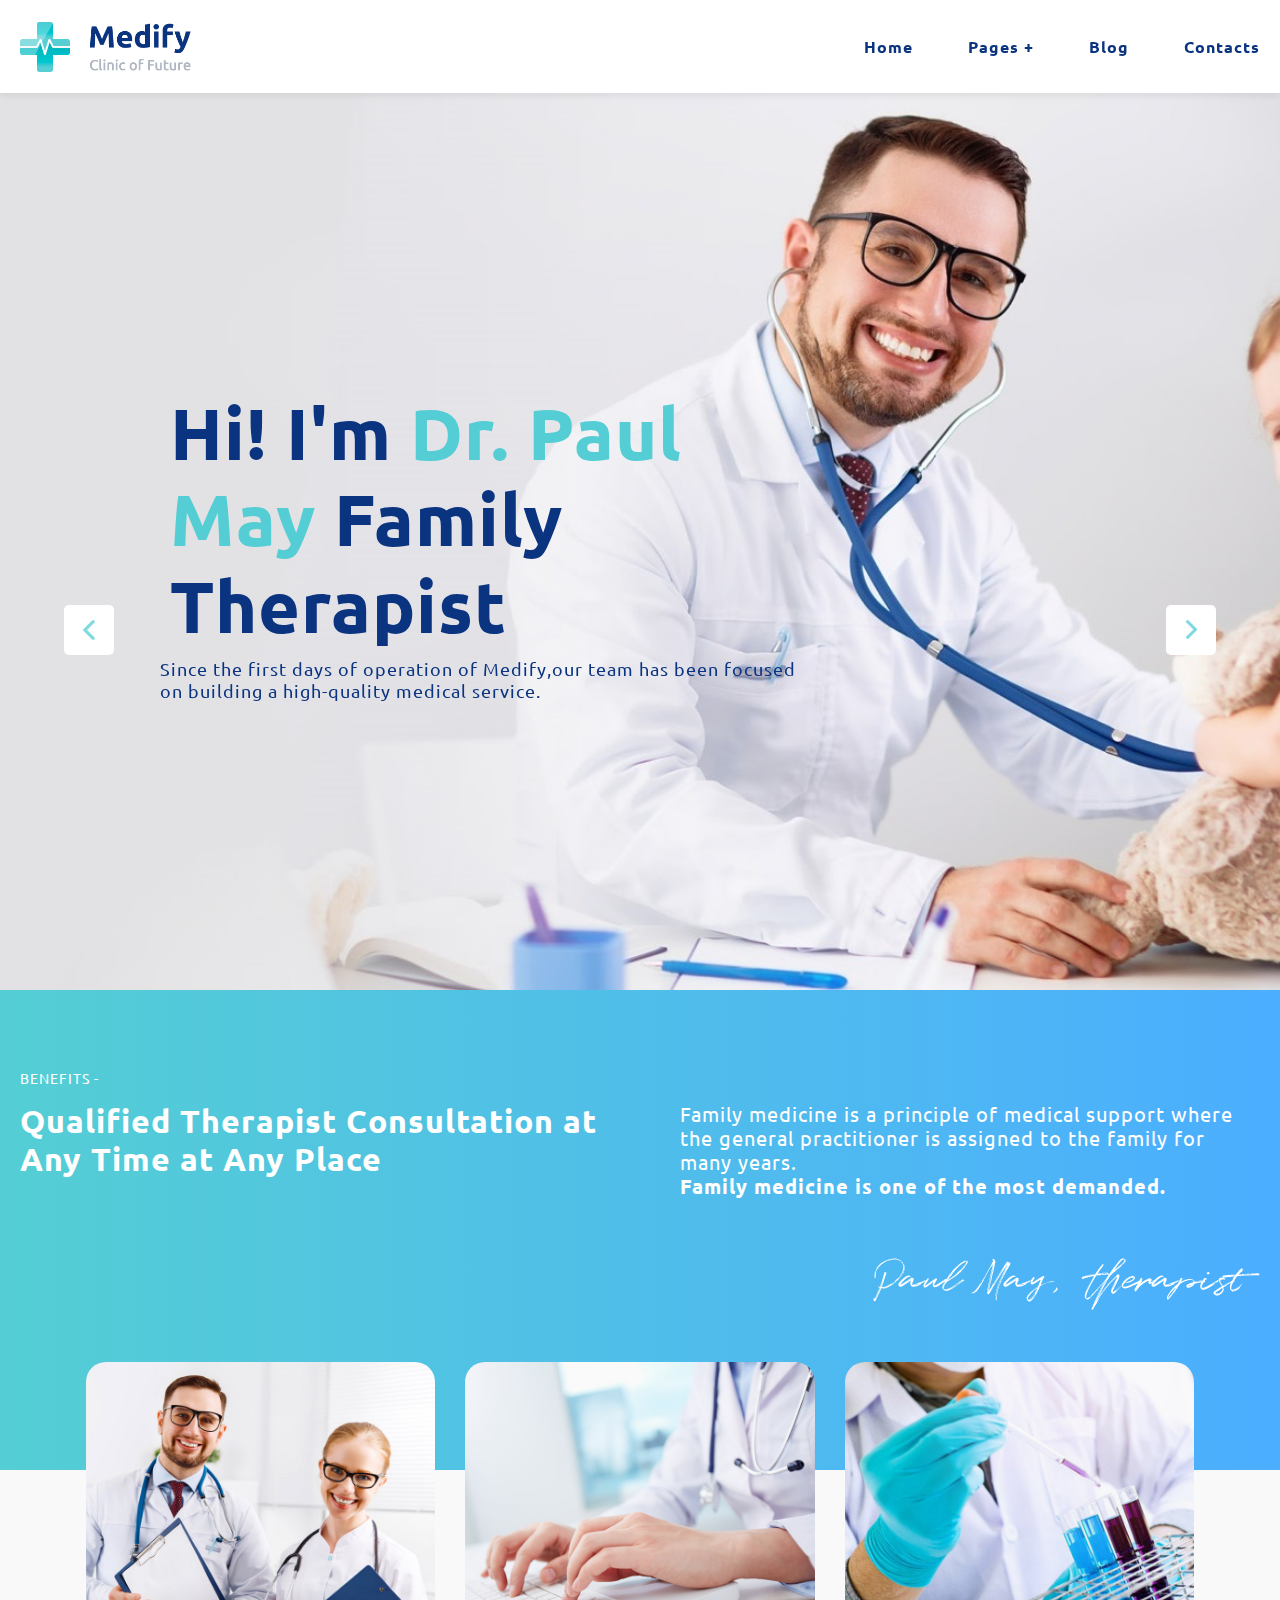
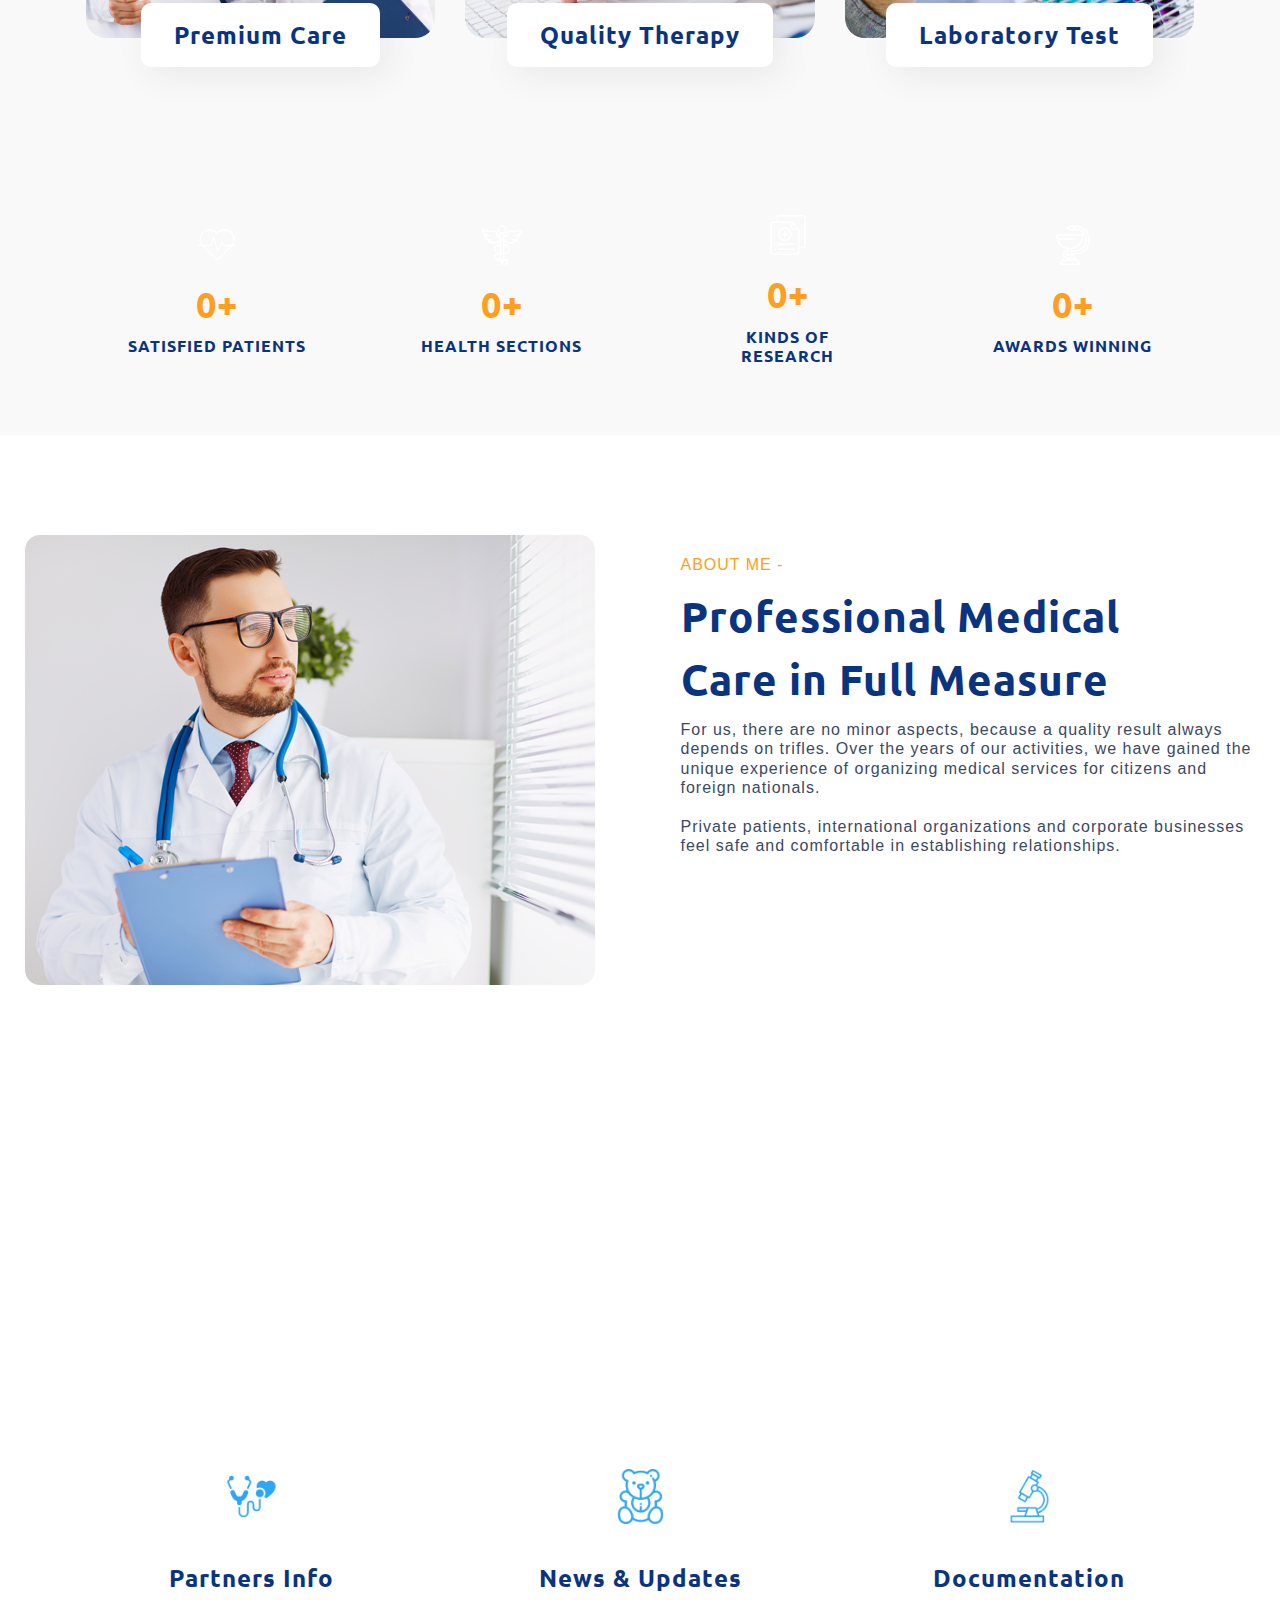
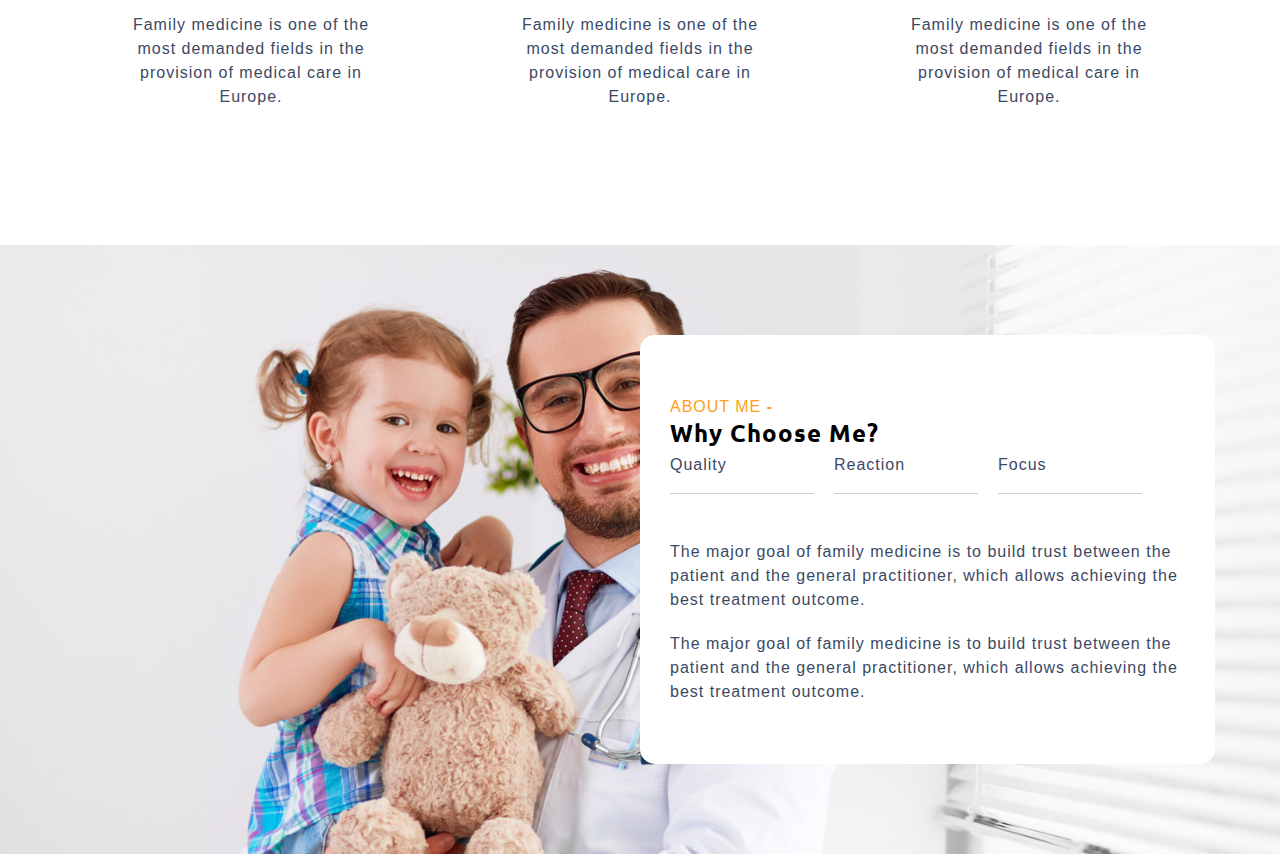
<file: index.html>
<!DOCTYPE html>
<html lang="ja">
  <head>
    <meta charset="utf-8" />
    <meta name="viewport" content="width=device-width,initial-scale=1" />
    <title>ページタイトル</title>
    <meta name="description" content="ページの説明" />
    <meta name="format-detection" content="telephone=no" />

    <!-- favicon/webclipicon -->
    <!-- <link rel="icon" href="favicon.ico" />
    <link rel="icon" href="favicon.svg" type="image/svg+xml" />
    <link rel="apple-touch-icon" href="webclip.png" /> -->

    <!-- ogp -->
    <meta property="og:site_name" content="サイト名" />
    <meta property="og:url" content="URL" />
    <meta property="og:type" content="website or article" />
    <meta property="og:title" content="ページのタイトル" />
    <meta property="og:description" content="ページの説明" />
    <meta property="og:image" content="URL" />
    <meta property="og:locale" content="ja_JP" />
    <!-- <meta property="fb:app_id" content="AppID"> -->
    <meta name="twitter:card" content="summary_large_image or summary" />
    <!-- <meta name="twitter:site" content="@moshamusha2010" /> -->
    <meta name="twitter:description" content="ページの説明" />
    <meta name="twitter:image:src" content="URL" />

    <!-- fonts -->
    <link rel="preconnect" href="https://fonts.googleapis.com" />
    <link rel="preconnect" href="https://fonts.gstatic.com" crossorigin />
    <link
      href="https://fonts.googleapis.com/css2?family=Noto+Sans+JP:wght@400;500;700&display=swap"
      rel="stylesheet"
    />
    <link rel="preconnect" href="https://fonts.googleapis.com">
    <link rel="preconnect" href="https://fonts.gstatic.com" crossorigin>
    <link href="https://fonts.googleapis.com/css2?family=Ubuntu:ital,wght@0,300;0,400;0,500;0,700;1,300;1,400;1,500;1,700&display=swap" rel="stylesheet">


    <!-- css -->
    <link rel="stylesheet" href="/assets/slick/slick.css" />
    <link rel="stylesheet" href="/assets/slick/slick-theme.css" />
    <link rel="stylesheet" href="/assets/css/import.css" />
  </head>

  <body>
    <header>
      <section id="headerPart"></section>
    </header>

    <main>
      <div class="welcome-slider">
        <div class="first-slide">
          <!-- BACKGROUND IMAGE HERE -->
          <div class="first-slider-content">
            <h2>Hi! I'm <span>Dr. Paul May</span> Family Therapist</h2>
            <p>
              Since the first days of operation of Medify,our team has
              been focused on building a high-quality medical service.
            </p>
          </div>
        </div>

          <div class="second-slide">
          <!-- BACKGROUND IMAGE HER -->
          <div class="second-slider-content">
            <h2>Best <span>Lab Research</span> Available 24/7</h2>
            <p>
              Since the first days of operation of Medify,our team has
              been focused on building a high-quality medical service.
            </p>
          </div>
        </div>

        <div class="third-slide">
          <!-- BACKGROUND IMAGE HERE -->
          <div class="third-slider-content">
            <h2>Take care of your <span>Health Now</span> </h2>
            <p>
              Since the first days of operation of Medify,our team has
              been focused on building a high-quality medical service.
            </p>
          </div>
        </div>
      </div>

      <div class="gradient-back-color">
        <div class="benefits-whole-container">
          <p class="benefits">BENEFITS -</p>
          <div class="benefits-container">
            <div class="left-side-ad">
              <p>Qualified Therapist Consultation at Any Time at Any Place</p>
            </div>
            <div class="right-side-ad">
              <p>Family medicine is a principle of medical support where the
                general practitioner is assigned to the family for many years. 
                <br>
                <strong> Family medicine is one of the most demanded.</strong>
              </p>
              <img class="signature" src="/assets/images/top/top-signature.png">
            </div>
          </div>
        </div>
      </div>
           
      <div class="milky-background">
        <div class="options-container">
          <div class="options-img-container">
            <img src="/assets/images/top/premium-care.jpg">
            <a class="options-button">Premium Care</a>
          </div>

          <div class="options-img-container">
            <img src="/assets/images/top/quality-therapy.jpg">
            <a class="options-button">Quality Therapy</a>
          </div>

          <div class="options-img-container">
            <img src="/assets/images/top/laboratory-test.jpg">
            <a class="options-button">Laboratory Test</a>
          </div>
        </div> 
      </div>
      
        <div class="stats-part-background">
          <div class="stats-cards-container">
            <div class="stats-card">
              <img src="/assets/images/common/heartbeat (1).png">
              <div class="middle-part">
                <p class="js-num-counter">0</p>
                <p class="plus-sign">+</p>
              </div>
              <p class="stats-card-label">SATISFIED PATIENTS</p>
            </div>

            <div class="stats-card">
              <img src="/assets/images/common/pharmacy.png">
              <div class="middle-part">
                <p class="js-num-counter">0</p>
                <p class="plus-sign">+</p>
              </div>
              <p class="stats-card-label">HEALTH SECTIONS</p>
            </div>

            <div class="stats-card">
              <img src="/assets/images/common/prescription (1).png">
              <div class="middle-part">
                <p class="js-num-counter">0</p>
                <p class="plus-sign">+</p>
              </div>
              <p class="stats-card-label">KINDS OF RESEARCH</p>
            </div>

            <div class="stats-card">
              <img src="/assets/images/common/pharmacy (1).png">
              <div class="middle-part">
                <p class="js-num-counter">0</p>
                <p class="plus-sign">+</p>
              </div>
              <p class="stats-card-label">AWARDS WINNING</p>
            </div>
          </div>
        </div>
     
      <div class="about-me-container">
        <div class="about-me-img-container">
          <img class="about-me-img" src="/assets/images/top/about-me.png">
        </div>
        <div class="about-me-text-container">
          <p class="about-me">ABOUT ME -</p>
          <h2>Professional Medical Care in Full Measure</h2>
          <p class="first-paragraph">
            For us, there are no minor aspects, because a quality result
            always depends on trifles. Over the years of our activities, we
            have gained the unique experience of organizing medical services
            for citizens and foreign nationals.
          </p>
          <p>
            Private patients, international organizations and corporate
            businesses feel safe and comfortable in establishing
            relationships.
          </p>
        </div>
      </div>

      <div class="fancy-background">
        <div class="services-container">
          <p class="advanced-services">- ADVANCED SERVICES -</p>
          <h2 class="services-title">
            What Can I Offer You
          </h2>
          <p class="services-paragraph">
            We have introduced the principle of family medicine, which means the family practitioner
            will handle the majority of medical requests, with a specialsts involved only if necessary.
          </p>
          <div class="info-cards-container">
            <div class="service-card">
              <img class="info-card-logo" src="/assets/images/aboutus/stethoscope (1).png">
              <h2 class="card-title">Partners Info</h2>
              <p class="card-paragraph">Family medicine is one of the most demanded fields in the
                provision of medical care in Europe.</p>
            </div>
            <div class="service-card">
              <img class="info-card-logo" src="/assets/images/aboutus/teddy-bear (1).png">
              <h2 class="card-title">News & Updates</h2>
              <p class="card-paragraph">Family medicine is one of the most demanded fields in the
                provision of medical care in Europe.</p>
            </div>
            <div class="service-card">
              <img class="info-card-logo" src="/assets/images/aboutus/microscope (3).png">
              <h2 class="card-title">Documentation</h2>
              <p class="card-paragraph">Family medicine is one of the most demanded fields in the
                provision of medical care in Europe.</p>
            </div>
          </div>
        </div>
      </div>

      <div class="why-choose-background">
        <div class="why-choose-wrapper">
          <div class="why-choose-text-container">
          <p class="why-choose">ABOUT ME  <strong>-</strong></p>
          <h2>Why Choose Me?</h2>
          <div class="strengths-tabs">
            <div class="quality">
              <p>Quality</p>
              <hr class="orange-bar">
            </div>
            <div class="reaction">
              <p>Reaction</p>
              <hr class="orange-bar">
            </div>
            <div class="focus">
              <p>Focus</p>
              <hr class="orange-bar">
            </div>
          </div>
          <p class="first-paragraph">
            The major goal of family medicine is to build trust between the patient and the
            general practitioner, which allows achieving the best treatment outcome.
          </p>
          <p>
            The major goal of family medicine is to build trust between the patient and the
            general practitioner, which allows achieving the best treatment outcome.
          </p>
        </div>
        </div>

      </div>
    </main>

    <footer>
      <section id="footerPart"></section>
    </footer>

    <!-- js -->
    <script src="./assets/js/jquery-3.7.1.min.js"></script>
    <script src="./assets/js/jquery.matchHeight.js"></script>
    <script src="./assets/slick/slick.min.js"></script>
    <script src="./assets/js/template-part.js"></script>
    <script src="./assets/js/common.js"></script>
  </body>
</html>
</file>
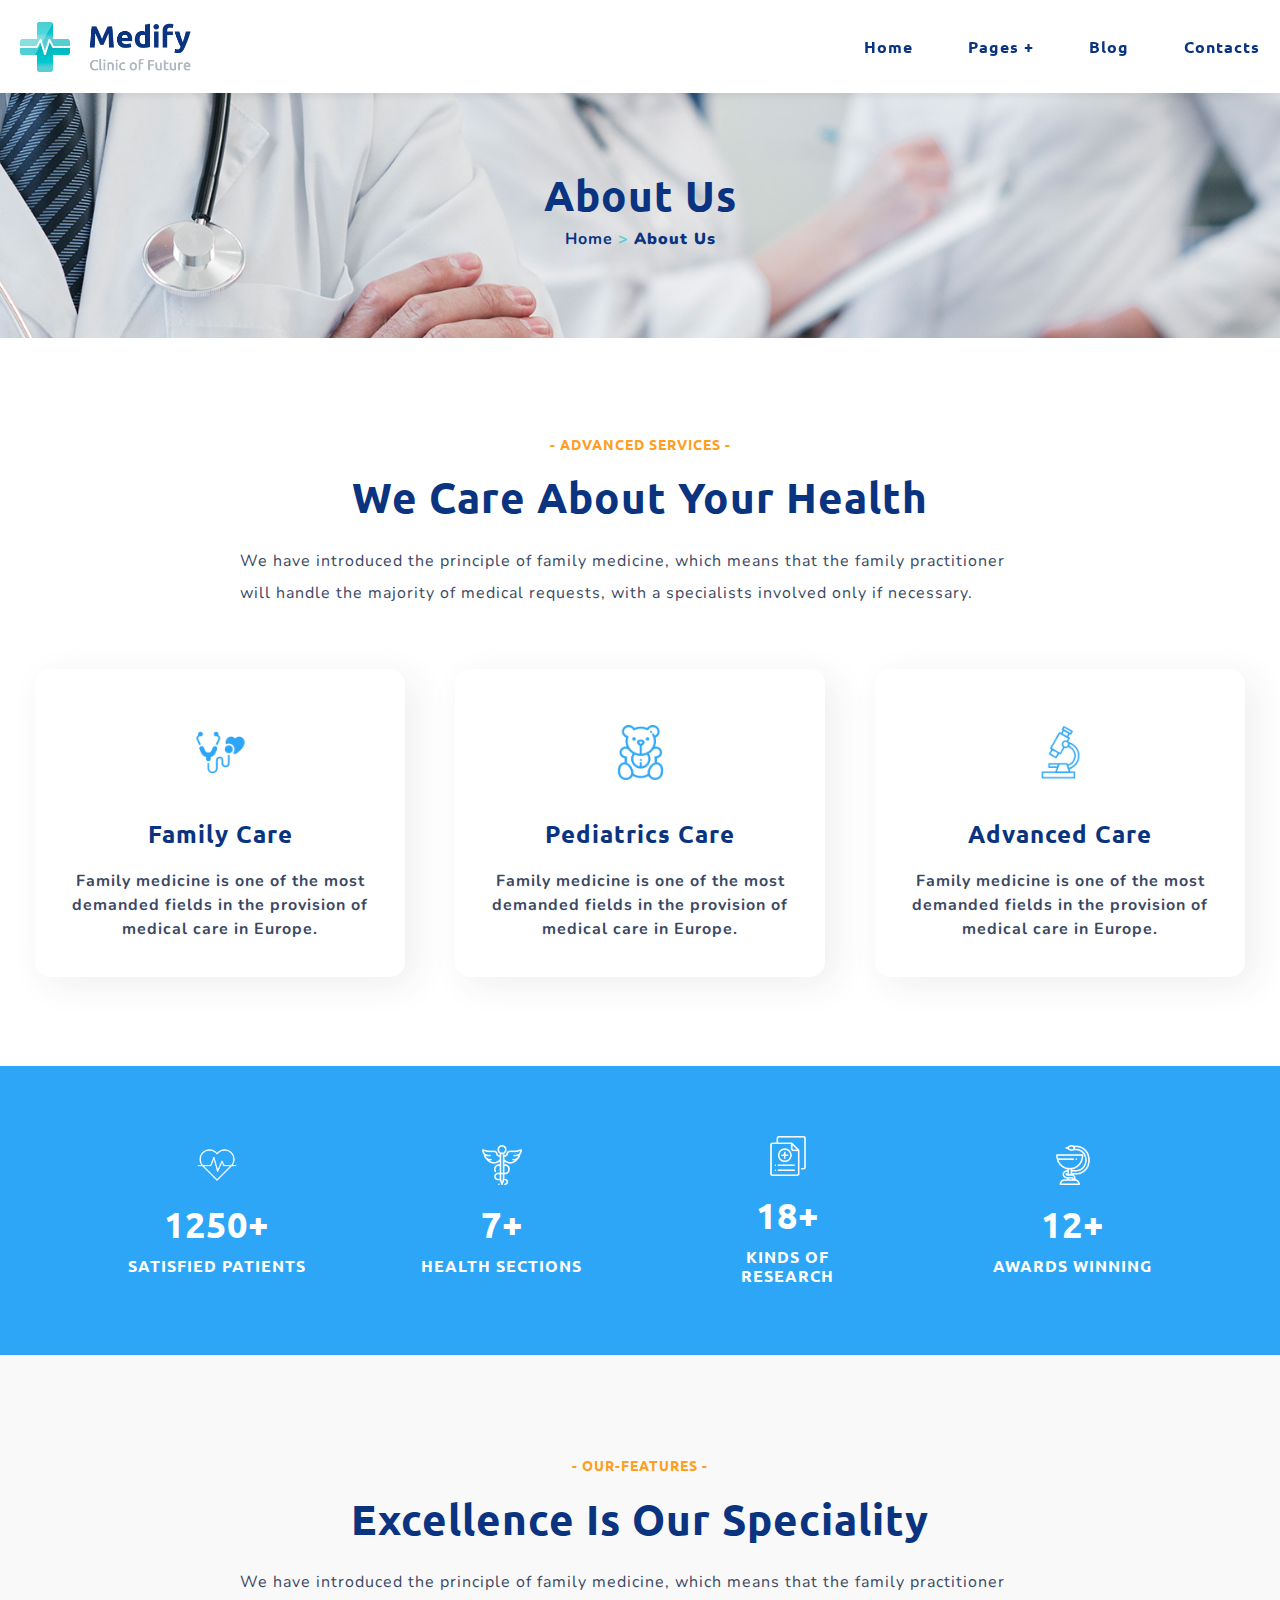
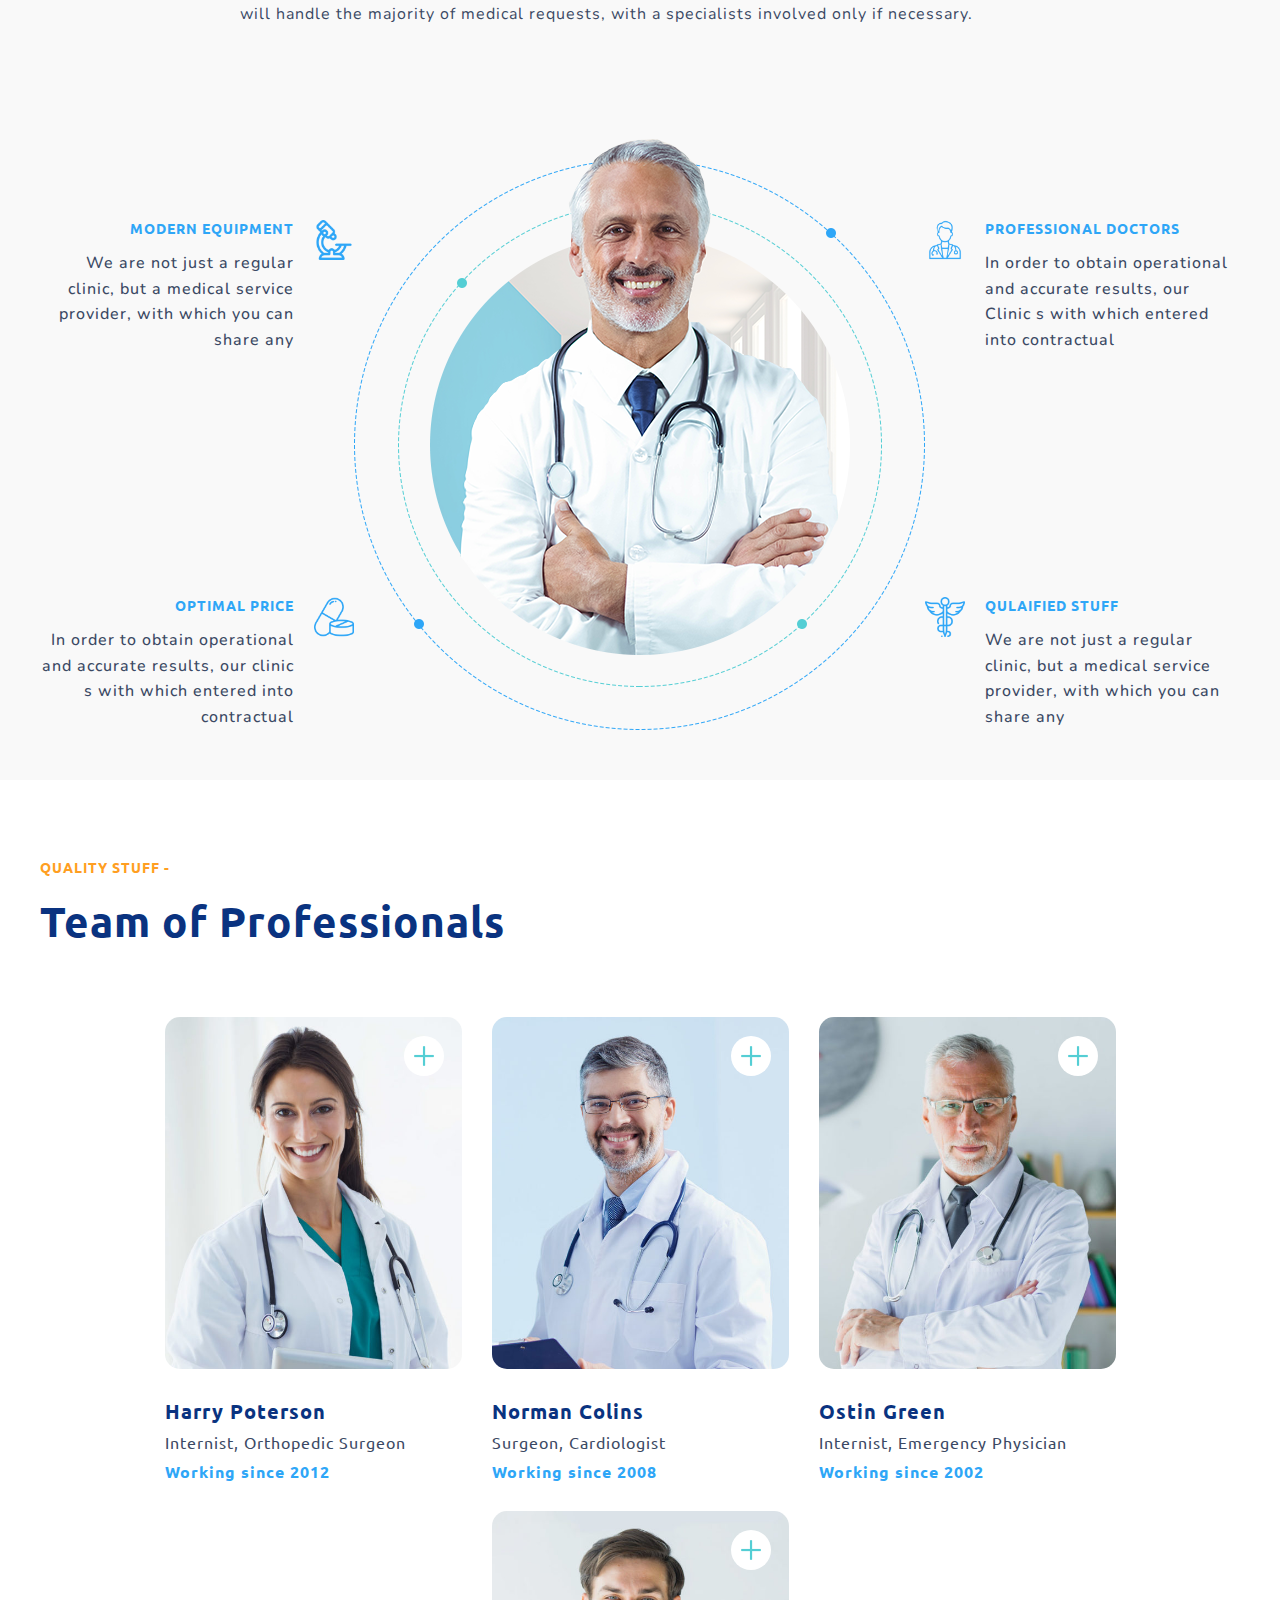
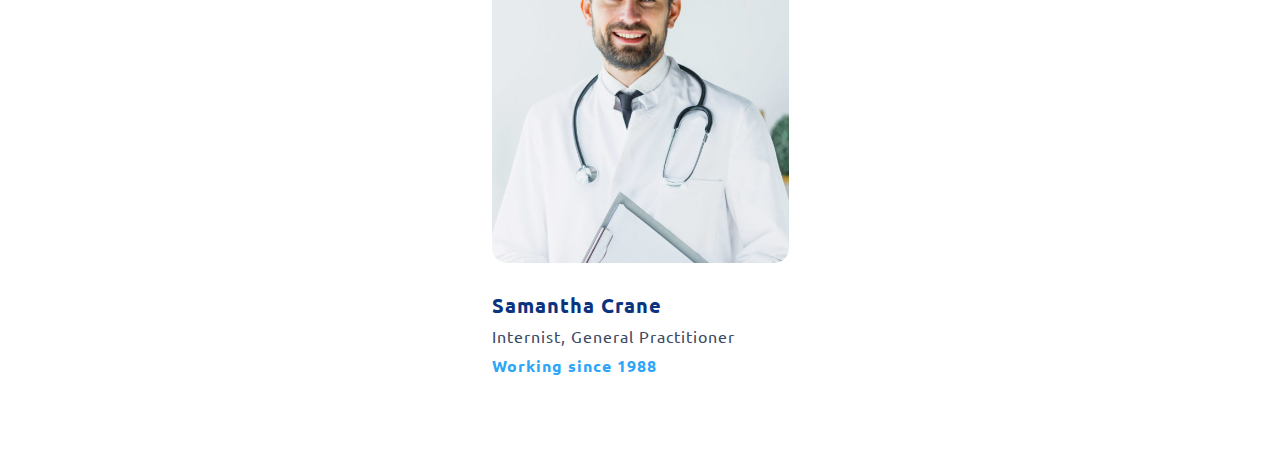
<file: about-us.html>
<!DOCTYPE html>
<html lang="ja">
  <head>
    <meta charset="utf-8" />
    <meta name="viewport" content="width=device-width,initial-scale=1" />
    <title>Medify</title>
    <meta name="description" content="ページの説明" />
    <meta name="format-detection" content="telephone=no" />

    <!-- favicon/webclipicon -->
    <!-- <link rel="icon" href="favicon.ico" />
    <link rel="icon" href="favicon.svg" type="image/svg+xml" />
    <link rel="apple-touch-icon" href="webclip.png" /> -->

    <!-- ogp -->
    <meta property="og:site_name" content="サイト名" />
    <meta property="og:url" content="URL" />
    <meta property="og:type" content="website or article" />
    <meta property="og:title" content="ページのタイトル" />
    <meta property="og:description" content="ページの説明" />
    <meta property="og:image" content="URL" />
    <meta property="og:locale" content="ja_JP" />
    <!-- <meta property="fb:app_id" content="AppID"> -->
    <meta name="twitter:card" content="summary_large_image or summary" />
    <!-- <meta name="twitter:site" content="@moshamusha2010" /> -->
    <meta name="twitter:description" content="ページの説明" />
    <meta name="twitter:image:src" content="URL" />

    <!-- fonts -->
    <link rel="preconnect" href="https://fonts.googleapis.com" />
    <link rel="preconnect" href="https://fonts.gstatic.com" crossorigin />
    <link
      href="https://fonts.googleapis.com/css2?family=Nunito:ital@0;1&family=Ubuntu:ital,wght@0,300;0,400;0,500;0,700;1,300;1,400;1,500;1,700&display=swap"
      rel="stylesheet"
    />

    <!-- css -->
    <link rel="stylesheet" href="./assets/slick/slick.css" />
    <link rel="stylesheet" href="./assets/slick/slick-theme.css" />
    <link rel="stylesheet" href="./assets/css/import.css" />
  </head>

  <body>
    <header>
      <section id="headerPart"></section>
    </header>

    <main>
      <div class="aboutus-top-background">
        <div class="aboutus-text-area">
          <h2>About Us</h2>
          <p>
            <a href="index.html">Home</a>
            <span class="greaterthansign-for-aboutus">> </span
            ><strong>About Us</strong>
          </p>
        </div>
      </div>

      <div class="aboutus-advanced-services-container">
        <p class="aboutus-advanced-services">- ADVANCED SERVICES -</p>
        <h3>We Care About Your Health</h3>
        <p class="aboutus-advanced-services-paragraph">
          We have introduced the principle of family medicine, which means that
          the family practitioner will handle the majority of medical requests,
          with a specialists involved only if necessary.
        </p>
        <div class="aboutus-care-cards-container">
          <div class="aboutus-care-card">
            <img src="./assets/images/aboutus/stethoscope (1).png" />
            <h2 class="aboutus-card-title">Family Care</h2>
            <p class="aboutus-card-paragraph">
              Family medicine is one of the most demanded fields in the
              provision of medical care in Europe.
            </p>
          </div>
          <div class="aboutus-care-card">
            <img src="./assets/images/aboutus/teddy-bear (1).png" />
            <h2 class="aboutus-card-title">Pediatrics Care</h2>
            <p class="aboutus-card-paragraph">
              Family medicine is one of the most demanded fields in the
              provision of medical care in Europe.
            </p>
          </div>
          <div class="aboutus-care-card">
            <img src="./assets/images/aboutus/microscope (3).png" />
            <h2 class="aboutus-card-title">Advanced Care</h2>
            <p class="aboutus-card-paragraph">
              Family medicine is one of the most demanded fields in the
              provision of medical care in Europe.
            </p>
          </div>
        </div>
      </div>

      <div class="aboutus-stats-part-background">
        <div class="aboutus-stats-cards-container">
          <div class="aboutus-stats-card">
            <img src="./assets/images/common/heartbeat (1).png" />
            <div class="aboutus-middle-part">
              <p class="patients-counter">0</p>
              <p class="aboutus-plus-sign">+</p>
            </div>
            <p class="aboutus-stats-card-label">SATISFIED PATIENTS</p>
          </div>

          <div class="aboutus-stats-card">
            <img src="./assets/images/common/pharmacy.png" />
            <div class="aboutus-middle-part">
              <p class="sections-counter">0</p>
              <p class="aboutus-plus-sign">+</p>
            </div>
            <p class="aboutus-stats-card-label">HEALTH SECTIONS</p>
          </div>

          <div class="aboutus-stats-card">
            <img src="./assets/images/common/prescription (1).png" />
            <div class="aboutus-middle-part">
              <p class="researches-counter">0</p>
              <p class="aboutus-plus-sign">+</p>
            </div>
            <p class="aboutus-stats-card-label">KINDS OF RESEARCH</p>
          </div>

          <div class="aboutus-stats-card">
            <img src="./assets/images/common/pharmacy (1).png" />
            <div class="aboutus-middle-part">
              <p class="awards-counter">0</p>
              <p class="aboutus-plus-sign">+</p>
            </div>
            <p class="aboutus-stats-card-label">AWARDS WINNING</p>
          </div>
        </div>
      </div>

      <div class="aboutus-our-features-background">
        <div class="aboutus-our-features-container">
          <p class="aboutus-our-features">- OUR-FEATURES -</p>
          <h3>Excellence Is Our Speciality</h3>
          <p class="aboutus-our-features-paragraph">
            We have introduced the principle of family medicine, which means
            that the family practitioner will handle the majority of medical
            requests, with a specialists involved only if necessary.
          </p>
          <div class="aboutus-features-container">
            <div class="aboutus-features-left">
              <div class="aboutus-feature-box">
                <div class="text-area">
                  <h4>MODERN EQUIPMENT</h4>
                  <p>
                    We are not just a regular clinic, but a medical service
                    provider, with which you can share any
                  </p>
                </div>
                <img src="./assets/images/aboutus/microscope (4).png" />
              </div>
              <div class="aboutus-feature-box">
                <div clas="text-area">
                  <h4>OPTIMAL PRICE</h4>
                  <p>
                    In order to obtain operational and accurate results, our
                    clinic s with which entered into contractual
                  </p>
                </div>
                <img src="./assets/images/aboutus/medicine.png" />
              </div>
            </div>

            <div>
              <img
                class="man-inthe-circle"
                src="./assets/images/aboutus/about-us-doctor.png"
              />
            </div>

            <div class="aboutus-features-right">
              <div class="aboutus-feature-box">
                <img src="./assets/images/aboutus/doctor (1).png" />
                <div class="text-area">
                  <h4>PROFESSIONAL DOCTORS</h4>
                  <p>
                    In order to obtain operational and accurate results, our
                    Clinic s with which entered into contractual
                  </p>
                </div>
              </div>
              <div class="aboutus-feature-box">
                <img src="./assets/images/aboutus/pharmacy (4).png" />
                <div class="text-area">
                  <h4>QULAIFIED STUFF</h4>
                  <p>
                    We are not just a regular clinic, but a medical service
                    provider, with which you can share any
                  </p>
                </div>
              </div>
            </div>
          </div>
        </div>
      </div>

      <div class="aboutus-quality-stuff-container">
        <h4>QUALITY STUFF -</h4>
        <h3>Team of Professionals</h3>
        <div class="aboutus-profile-container">
          <div class="aboutus-profile-card">
            <a class="aboutus-profile-img" href="">
              <img src="./assets/images/aboutus/team_01.jpg" />
            </a>
            <a class="plus-button">
              <img src="./assets/images/doctor/plus.png" />
            </a>
            <div class="plus-dropdown" href="#">
              <a class="plus-twitter">
                <img src="./assets/images/aboutus/twitter.png" />
              </a>
              <a class="plus-facebook" href="#">
                <img src="./assets/images/aboutus/facebook.png" />
              </a>
              <a class="plus-pinterest" href="#">
                <img src="./assets/images/aboutus/pinterest.png" />
              </a>
            </div>
            <a class="name" href="">Harry Poterson</a>
            <p class="position">Internist, Orthopedic Surgeon</p>
            <p class="joined-since">Working since 2012</p>
          </div>

          <div class="aboutus-profile-card">
            <a class="aboutus-profile-img" href="">
              <img src="./assets/images/aboutus/team_02.jpg" />
            </a>
            <a class="plus-button">
              <img src="./assets/images/doctor/plus.png" />
            </a>
            <div class="plus-dropdown" href="#">
              <a class="plus-twitter">
                <img src="./assets/images/aboutus/twitter.png" />
              </a>
              <a class="plus-facebook" href="#">
                <img src="./assets/images/aboutus/facebook.png" />
              </a>
              <a class="plus-pinterest" href="#">
                <img src="./assets/images/aboutus/pinterest.png" />
              </a>
            </div>
            <a class="name" href="">Norman Colins</a>
            <p class="position">Surgeon, Cardiologist</p>
            <p class="joined-since">Working since 2008</p>
          </div>

          <div class="aboutus-profile-card">
            <a class="aboutus-profile-img" href="">
              <img src="./assets/images/aboutus/team_03.jpg" />
            </a>
            <a class="plus-button">
              <img src="./assets/images/doctor/plus.png" />
            </a>
            <div class="plus-dropdown" href="#">
              <a class="plus-twitter">
                <img src="./assets/images/aboutus/twitter.png" />
              </a>
              <a class="plus-facebook" href="#">
                <img src="./assets/images/aboutus/facebook.png" />
              </a>
              <a class="plus-pinterest" href="#">
                <img src="./assets/images/aboutus/pinterest.png" />
              </a>
            </div>
            <a class="name" href="">Ostin Green</a>
            <p class="position">Internist, Emergency Physician</p>
            <p class="joined-since">Working since 2002</p>
          </div>

          <div class="aboutus-profile-card">
            <a class="aboutus-profile-img" href="">
              <img src="./assets/images/aboutus/team_04.jpg" />
            </a>
            <a class="plus-button">
              <img src="./assets/images/doctor/plus.png" />
            </a>
            <div class="plus-dropdown" href="#">
              <a class="plus-twitter">
                <img src="./assets/images/aboutus/twitter.png" />
              </a>
              <a class="plus-facebook" href="#">
                <img src="./assets/images/aboutus/facebook.png" />
              </a>
              <a class="plus-pinterest" href="#">
                <img src="./assets/images/aboutus/pinterest.png" />
              </a>
            </div>
            <a class="name" href="">Samantha Crane</a>
            <p class="position">Internist, General Practitioner</p>
            <p class="joined-since">Working since 1988</p>
          </div>
        </div>
      </div>
    </main>

    <footer>
      <section id="footerPart"></section>
    </footer>

    <!-- js -->
    <script src="./assets/js/jquery-3.7.1.min.js"></script>
    <script src="./assets/js/jquery.matchHeight.js"></script>
    <script src="./assets/slick/slick.min.js"></script>
    <script src="./assets/js/template-part.js"></script>
    <script src="./assets/js/common.js"></script>
  </body>
</html>
</file>
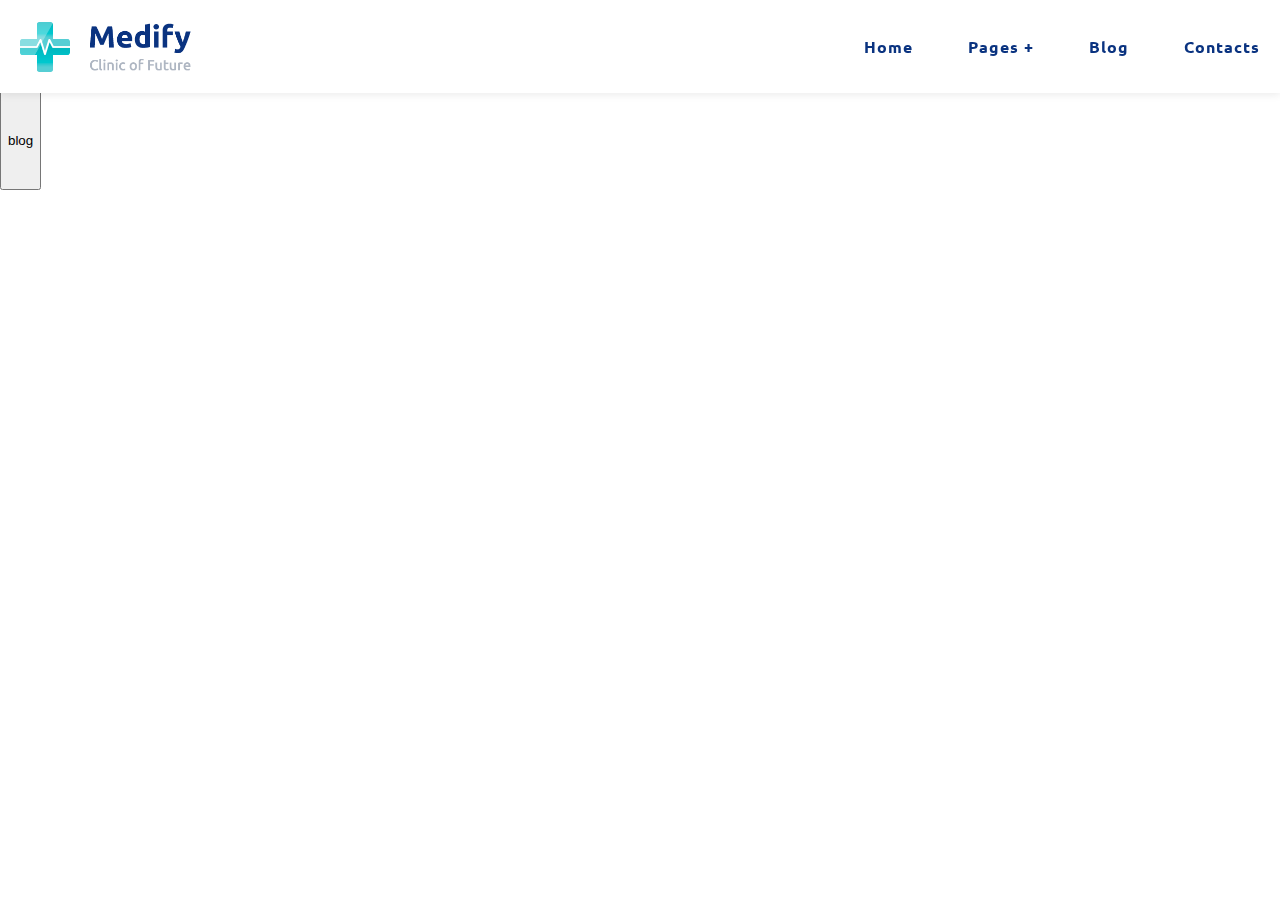
<file: blog.html>
<!DOCTYPE html>
<html lang="ja">
  <head>
    <meta charset="utf-8" />
    <meta name="viewport" content="width=device-width,initial-scale=1" />
    <title>Medify</title>
    <meta name="description" content="ページの説明" />
    <meta name="format-detection" content="telephone=no" />

    <!-- favicon/webclipicon -->
    <!-- <link rel="icon" href="favicon.ico" />
    <link rel="icon" href="favicon.svg" type="image/svg+xml" />
    <link rel="apple-touch-icon" href="webclip.png" /> -->

    <!-- ogp -->
    <meta property="og:site_name" content="サイト名" />
    <meta property="og:url" content="URL" />
    <meta property="og:type" content="website or article" />
    <meta property="og:title" content="ページのタイトル" />
    <meta property="og:description" content="ページの説明" />
    <meta property="og:image" content="URL" />
    <meta property="og:locale" content="ja_JP" />
    <!-- <meta property="fb:app_id" content="AppID"> -->
    <meta name="twitter:card" content="summary_large_image or summary" />
    <!-- <meta name="twitter:site" content="@moshamusha2010" /> -->
    <meta name="twitter:description" content="ページの説明" />
    <meta name="twitter:image:src" content="URL" />

    <!-- fonts -->
   <link rel="preconnect" href="https://fonts.googleapis.com">
<link rel="preconnect" href="https://fonts.gstatic.com" crossorigin>
<link href="https://fonts.googleapis.com/css2?family=Nunito:ital@0;1&family=Ubuntu:ital,wght@0,300;0,400;0,500;0,700;1,300;1,400;1,500;1,700&display=swap" rel="stylesheet">

    <!-- css -->
    <link rel="stylesheet" href="./assets/slick/slick.css" />
    <link rel="stylesheet" href="./assets/slick/slick-theme.css" />
    <link rel="stylesheet" href="./assets/css/import.css" />
  </head>

  <body>
    <header>
      <section id="headerPart"></section>
    </header>

    <main>
      <button style="height: 100px;">blog</button>
    </main>

    <footer>
      <section id="footerPart"></section>
    </footer>

    <!-- js -->
    <script src="./assets/js/jquery-3.7.1.min.js"></script>
    <script src="./assets/js/jquery.matchHeight.js"></script>
    <script src="./assets/slick/slick.min.js"></script>
    <script src="./assets/js/template-part.js"></script>
    <script src="./assets/js/common.js"></script>
  </body>
</html>
</file>
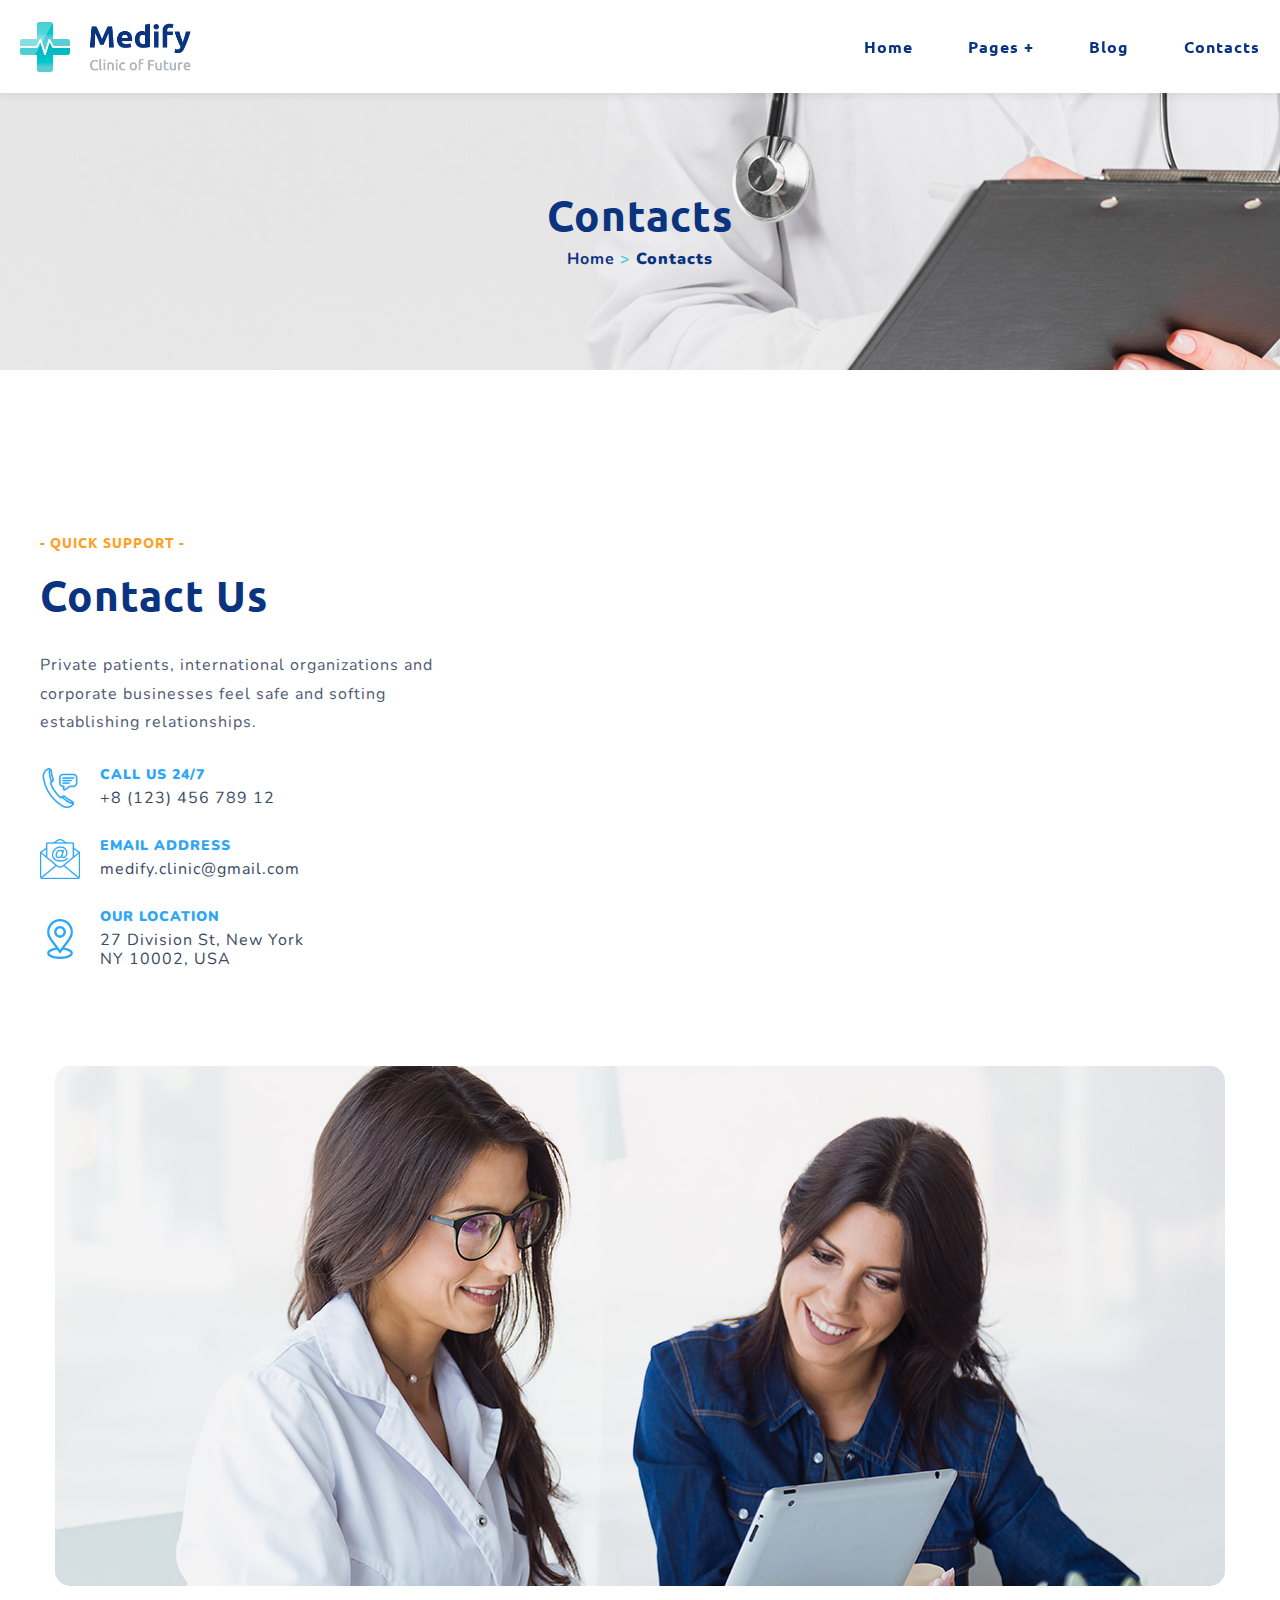
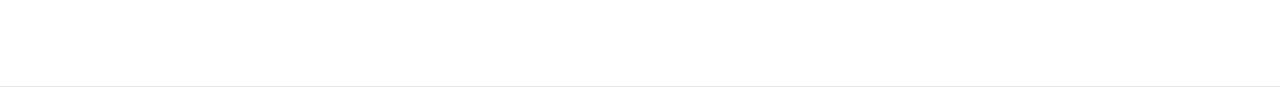
<file: contacts.html>
<!DOCTYPE html>
<html lang="ja">
  <head>
    <meta charset="utf-8" />
    <meta name="viewport" content="width=device-width,initial-scale=1" />
    <title>Medify</title>
    <meta name="description" content="ページの説明" />
    <meta name="format-detection" content="telephone=no" />

    <!-- favicon/webclipicon -->
    <!-- <link rel="icon" href="favicon.ico" />
    <link rel="icon" href="favicon.svg" type="image/svg+xml" />
    <link rel="apple-touch-icon" href="webclip.png" /> -->

    <!-- ogp -->
    <meta property="og:site_name" content="サイト名" />
    <meta property="og:url" content="URL" />
    <meta property="og:type" content="website or article" />
    <meta property="og:title" content="ページのタイトル" />
    <meta property="og:description" content="ページの説明" />
    <meta property="og:image" content="URL" />
    <meta property="og:locale" content="ja_JP" />
    <!-- <meta property="fb:app_id" content="AppID"> -->
    <meta name="twitter:card" content="summary_large_image or summary" />
    <!-- <meta name="twitter:site" content="@moshamusha2010" /> -->
    <meta name="twitter:description" content="ページの説明" />
    <meta name="twitter:image:src" content="URL" />

    <!-- fonts -->
    <link rel="preconnect" href="https://fonts.googleapis.com" />
    <link rel="preconnect" href="https://fonts.gstatic.com" crossorigin />
    <link
      href="https://fonts.googleapis.com/css2?family=Nunito:ital@0;1&family=Ubuntu:ital,wght@0,300;0,400;0,500;0,700;1,300;1,400;1,500;1,700&display=swap"
      rel="stylesheet"
    />

    <!-- css -->
    <link rel="stylesheet" href="./assets/slick/slick.css" />
    <link rel="stylesheet" href="./assets/slick/slick-theme.css" />
    <link rel="stylesheet" href="./assets/css/import.css" />
  </head>

  <body>
    <header>
      <section id="headerPart"></section>
    </header>

    <main>
      <div class="contacts-top-background">
        <div class="contacts-text-area">
          <h2>Contacts</h2>
          <p><a>Home </a>
            <span class="greaterthansign-for-contacts">> </span
            ><strong>Contacts</strong>
          </p>
        </div>
      </div>

      <div class="contacts-content-container">
        <div class="contacts-quick-support">
          <p class="quick-support">- QUICK SUPPORT -</p>
          <h3>Contact Us</h3>
          <p class="quick-support-paragraph">
            Private patients, international organizations and corporate
            businesses feel safe and softing establishing relationships.
          </p>
          <div class="contacts-buttons-container">
            <div class="contacts-button-container">
              <img src="./assets/images/contact-us/call.png" />
              <div class="contacts-button-right-container">
                <p class="contacts-button-label">CALL US 24/7</p>
                <p class="contacts-button-link">+8 (123) 456 789 12</p>
              </div>
            </div>

            <div class="contacts-button-container">
              <img src="./assets/images/contact-us/email.png" />
              <div class="contacts-button-right-container">
                <p class="contacts-button-label">EMAIL ADDRESS</p>
                <p class="contacts-button-link">medify.clinic@gmail.com</p>
              </div>
            </div>

            <div class="contacts-button-container">
              <img src="./assets/images/contact-us/location.png" />
              <div class="contacts-button-right-container">
                <p class="contacts-button-label">OUR LOCATION</p>
                <p class="contacts-button-link">
                  27 Division St, New York<br />NY 10002, USA
                </p>
              </div>
            </div>
          </div>
        </div>

        <div class="contacts-write-us"></div>
      </div>

      <div class="contacts-main-img-container">
        <img src="./assets/images/contact-us/women.jpg" />
      </div>
    </main>

    <footer>
      <section id="footerPart">
        
      </section>
    </footer>

    <!-- js -->
    <script src="./assets/js/jquery-3.7.1.min.js"></script>
    <script src="./assets/js/jquery.matchHeight.js"></script>
    <script src="./assets/slick/slick.min.js"></script>
    <script src="./assets/js/template-part.js"></script>
    <script src="./assets/js/common.js"></script>
  </body>
</html>
</file>
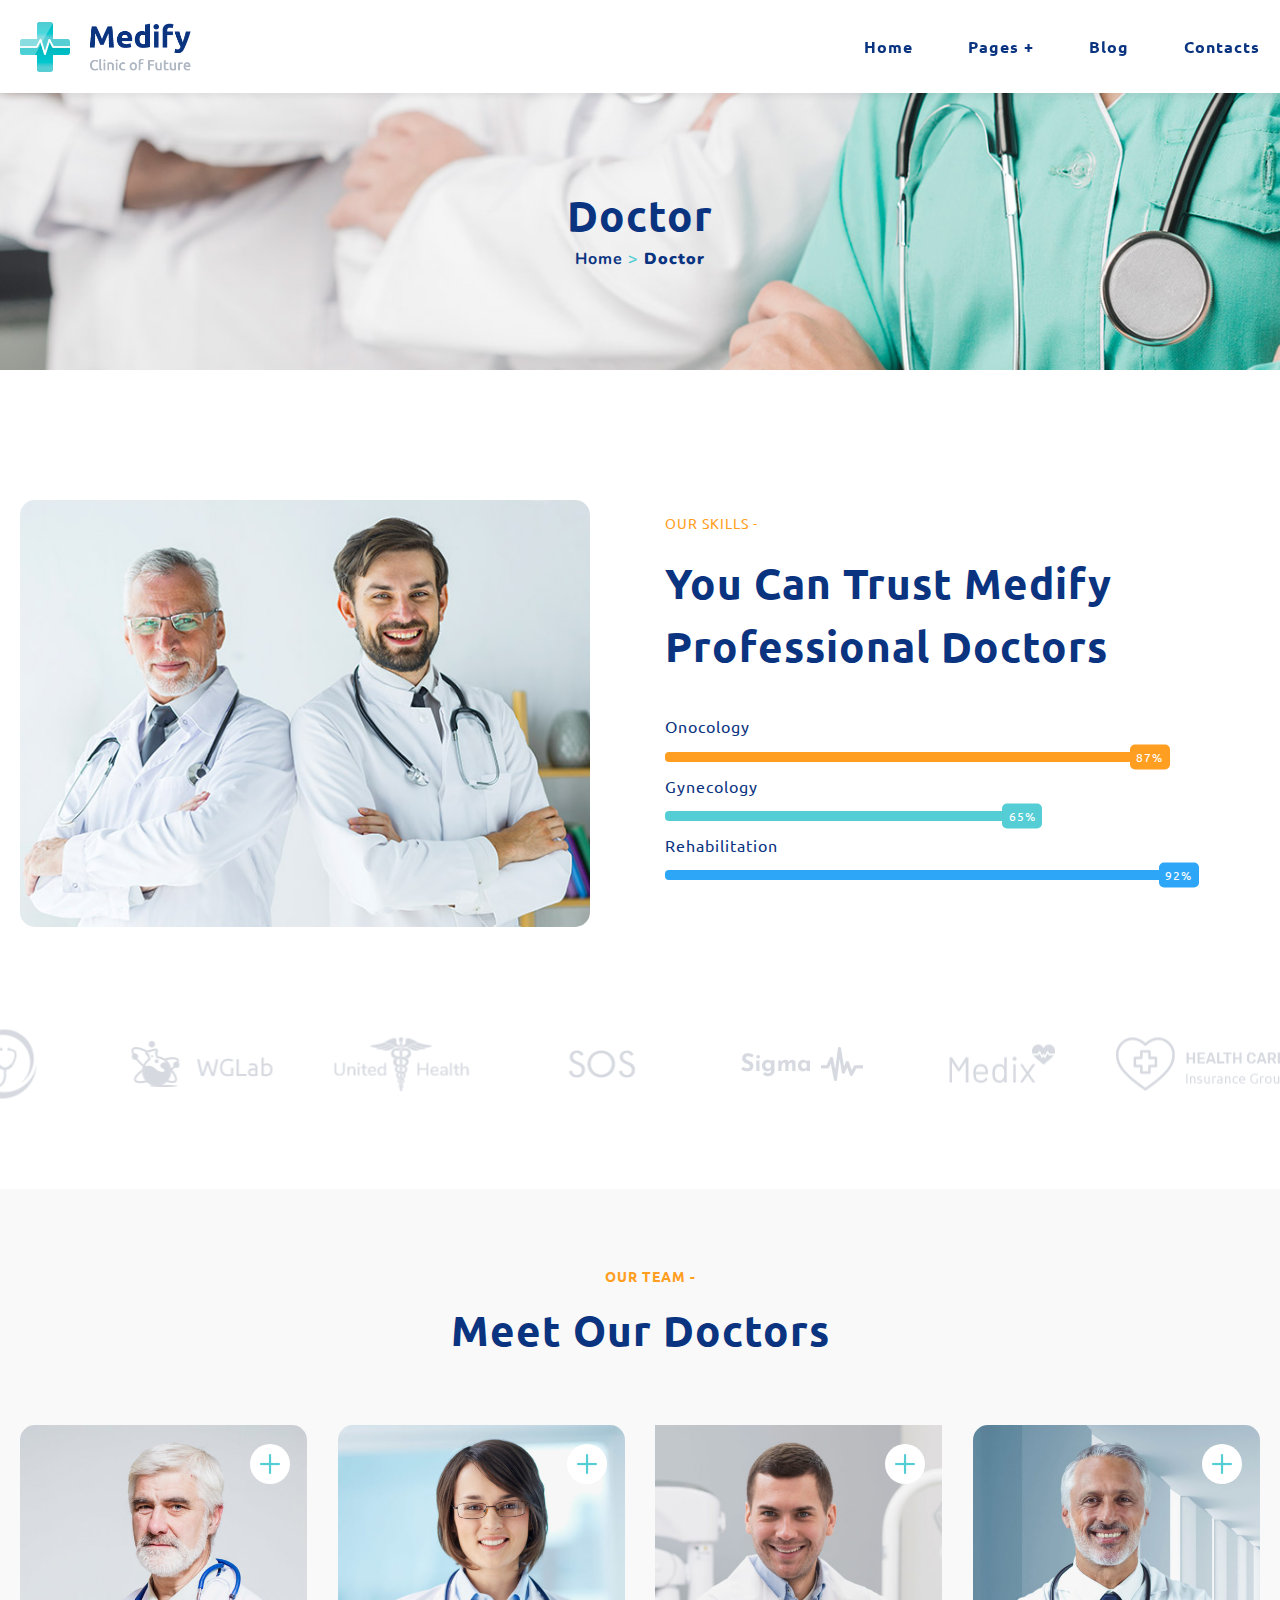
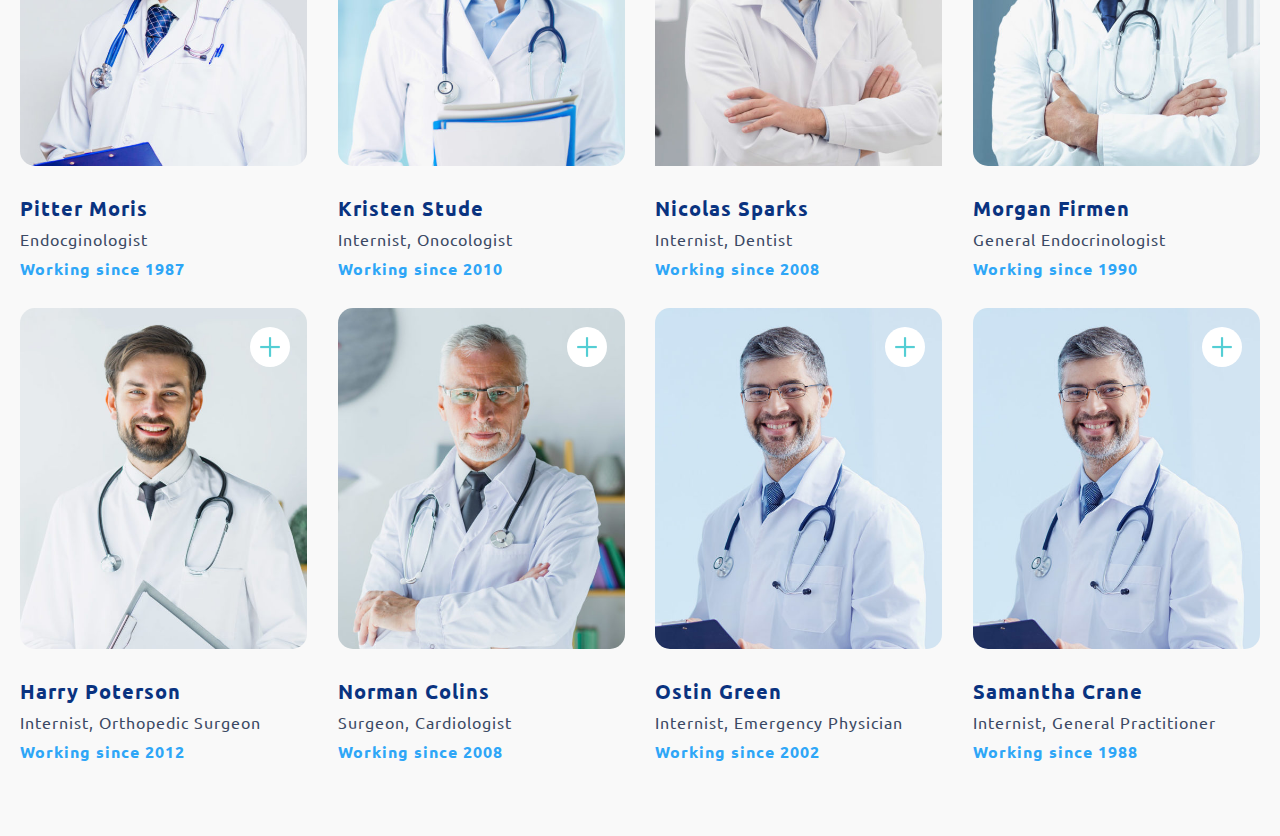
<file: doctor.html>
<!DOCTYPE html>
<html lang="ja">
  <head>
    <meta charset="utf-8" />
    <meta name="viewport" content="width=device-width,initial-scale=1" />
    <title>Medify</title>
    <meta name="description" content="ページの説明" />
    <meta name="format-detection" content="telephone=no" />

    <!-- favicon/webclipicon -->
    <!-- <link rel="icon" href="favicon.ico" />
    <link rel="icon" href="favicon.svg" type="image/svg+xml" />
    <link rel="apple-touch-icon" href="webclip.png" /> -->

    <!-- ogp -->
    <meta property="og:site_name" content="サイト名" />
    <meta property="og:url" content="URL" />
    <meta property="og:type" content="website or article" />
    <meta property="og:title" content="ページのタイトル" />
    <meta property="og:description" content="ページの説明" />
    <meta property="og:image" content="URL" />
    <meta property="og:locale" content="ja_JP" />
    <!-- <meta property="fb:app_id" content="AppID"> -->
    <meta name="twitter:card" content="summary_large_image or summary" />
    <!-- <meta name="twitter:site" content="@moshamusha2010" /> -->
    <meta name="twitter:description" content="ページの説明" />
    <meta name="twitter:image:src" content="URL" />

    <!-- fonts -->
    <link rel="preconnect" href="https://fonts.googleapis.com" />
    <link rel="preconnect" href="https://fonts.gstatic.com" crossorigin />
    <link
      href="https://fonts.googleapis.com/css2?family=Nunito:ital@0;1&family=Ubuntu:ital,wght@0,300;0,400;0,500;0,700;1,300;1,400;1,500;1,700&display=swap"
      rel="stylesheet"
    />

    <!-- css -->
    <link rel="stylesheet" href="./assets/slick/slick.css" />
    <link rel="stylesheet" href="./assets/slick/slick-theme.css" />
    <link rel="stylesheet" href="./assets/css/import.css" />
  </head>

  <body>
    <header>
      <section id="headerPart"></section>
    </header>

    <main>
      <div class="doctor-top-background">
        <div class="doctor-text-area">
          <h2>Doctor</h2>
          <p>
            <a href="index.html">Home</a>
            <span class="greaterthansign-for-doctor">> </span>
            <strong>Doctor</strong>
          </p>
        </div>
      </div>

      <div class="ourskills-container">
        <img src="./assets/images/doctor/doctors.jpg" />
        <div class="ourskills-text-container">
          <p class="ourskills">OUR SKILLS -</p>
          <h3>You Can Trust Medify Professional Doctors</h3>
          <div class="stat-bars-container">
            <p>Onocology</p>
            <div class="ono-stat-bar stat-bar"></div>
            <p>Gynecology</p>
            <div class="gyne-stat-bar stat-bar"></div>
            <p>Rehabilitation</p>
            <div class="rehab-stat-bar stat-bar"></div>
          </div>
        </div>
      </div>

      <div class="logo-slider">
        <div class="logo-div">
          <img src="./assets/images/common/health-care.png" />
        </div>
        <div class="logo-div">
          <img src="./assets/images/common/circle.png" />
        </div>
        <div class="logo-div">
          <img src="./assets/images/common/wglab.png" />
        </div>
        <div class="logo-div">
          <img src="./assets/images/common/united.png" />
        </div>
        <div class="logo-div">
          <img src="./assets/images/common/sos.png" />
        </div>
        <div class="logo-div">
          <img src="./assets/images/common/sigma.png" />
        </div>
        <div class="logo-div">
          <img src="./assets/images/common/medix.png" />
        </div>
        <div class="logo-div">
          <img src="./assets/images/common/health-care.png" />
        </div>
        <div class="logo-div">
          <img src="./assets/images/common/circle.png" />
        </div>
        <div class="logo-div">
          <img src="./assets/images/common/wglab.png" />
        </div>
        <div class="logo-div">
          <img src="./assets/images/common/united.png" />
        </div>
        <div class="logo-div">
          <img src="./assets/images/common/sos.png" />
        </div>
        <div class="logo-div">
          <img src="./assets/images/common/sigma.png" />
        </div>
        <div class="logo-div">
          <img src="./assets/images/common/medix.png" />
        </div>
      </div>

      <div class="ourteam-container-wrapper">
        <div class="ourteam-container">
          <h4>OUR TEAM -</h4>
          <h3>Meet Our Doctors</h3>
          <div class="ourteam-profile-container">
            <div class="ourteam-profile-card">
              <a class="ourteam-profile-img" href="">
                <img src="./assets/images/doctor/card-one.jpg" />
              </a>
              <a class="plus-button">
                <img src="./assets/images/doctor/plus.png" />
              </a>
              <div class="plus-dropdown" href="#">
                <a class="plus-twitter">
                  <img src="./assets/images/aboutus/twitter.png" />
                </a>
                <a class="plus-facebook" href="#">
                  <img src="./assets/images/aboutus/facebook.png" />
                </a>
                <a class="plus-pinterest" href="#">
                  <img src="./assets/images/aboutus/pinterest.png" />
                </a>
              </div>
              <a class="name" hrer="">Pitter Moris</a>
              <p class="position">Endocginologist</p>
              <p class="joined-since">Working since 1987</p>
            </div>

            <div class="ourteam-profile-card">
              <a class="ourteam-profile-img" href="">
                <img src="./assets/images/doctor/card-two.jpg" />
              </a>
              <a class="plus-button">
                <img src="./assets/images/doctor/plus.png" />
              </a>
              <div class="plus-dropdown" href="#">
                <a class="plus-twitter">
                  <img src="./assets/images/aboutus/twitter.png" />
                </a>
                <a class="plus-facebook" href="#">
                  <img src="./assets/images/aboutus/facebook.png" />
                </a>
                <a class="plus-pinterest" href="#">
                  <img src="./assets/images/aboutus/pinterest.png" />
                </a>
              </div>
              <a class="name" href="">Kristen Stude</a>
              <p class="position">Internist, Onocologist</p>
              <p class="joined-since">Working since 2010</p>
            </div>

            <div class="ourteam-profile-card">
              <a class="ourteam-profie-img" href="">
                <img src="./assets/images/doctor/card-three.jpg" />
              </a>
              <a class="plus-button">
                <img src="./assets/images/doctor/plus.png" />
              </a>
              <div class="plus-dropdown" href="#">
                <a class="plus-twitter">
                  <img src="./assets/images/aboutus/twitter.png" />
                </a>
                <a class="plus-facebook" href="#">
                  <img src="./assets/images/aboutus/facebook.png" />
                </a>
                <a class="plus-pinterest" href="#">
                  <img src="./assets/images/aboutus/pinterest.png" />
                </a>
              </div>
              <a class="name" href="">Nicolas Sparks</a>
              <p class="position">Internist, Dentist</p>
              <p class="joined-since">Working since 2008</p>
            </div>

            <div class="ourteam-profile-card">
              <a class="ourteam-profile-img" href="">
                <img src="./assets/images/doctor/card-four.jpg" />
              </a>
              <a class="plus-button">
                <img src="./assets/images/doctor/plus.png" />
              </a>
              <div class="plus-dropdown" href="#">
                <a class="plus-twitter">
                  <img src="./assets/images/aboutus/twitter.png" />
                </a>
                <a class="plus-facebook" href="#">
                  <img src="./assets/images/aboutus/facebook.png" />
                </a>
                <a class="plus-pinterest" href="#">
                  <img src="./assets/images/aboutus/pinterest.png" />
                </a>
              </div>
              <a class="name" href="">Morgan Firmen</a>
              <p class="position">General Endocrinologist</p>
              <p class="joined-since">Working since 1990</p>
            </div>

            <div class="ourteam-profile-card">
              <a class="ourteam-profile-img">
                <img src="./assets/images/aboutus/team_04.jpg" />
              </a>
              <a class="plus-button">
                <img src="./assets/images/doctor/plus.png" />
              </a>
              <div class="plus-dropdown" href="#">
                <a class="plus-twitter">
                  <img src="./assets/images/aboutus/twitter.png" />
                </a>
                <a class="plus-facebook" href="#">
                  <img src="./assets/images/aboutus/facebook.png" />
                </a>
                <a class="plus-pinterest" href="#">
                  <img src="./assets/images/aboutus/pinterest.png" />
                </a>
              </div>
              <a class="name" href="">Harry Poterson</a>
              <p class="position">Internist, Orthopedic Surgeon</p>
              <p class="joined-since">Working since 2012</p>
            </div>

            <div class="ourteam-profile-card">
              <a class="ourteam-profile-img" href="">
                <img src="./assets/images/aboutus/team_03.jpg" />
              </a>
              <a class="plus-button">
                <img src="./assets/images/doctor/plus.png" />
              </a>
              <div class="plus-dropdown" href="#">
                <a class="plus-twitter">
                  <img src="./assets/images/aboutus/twitter.png" />
                </a>
                <a class="plus-facebook" href="#">
                  <img src="./assets/images/aboutus/facebook.png" />
                </a>
                <a class="plus-pinterest" href="#">
                  <img src="./assets/images/aboutus/pinterest.png" />
                </a>
              </div>
              <a class="name" href="">Norman Colins</a>
              <p class="position">Surgeon, Cardiologist</p>
              <p class="joined-since">Working since 2008</p>
            </div>

            <div class="ourteam-profile-card">
              <a class="ourteam-profile-img">
                <img src="./assets/images/aboutus/team_02.jpg" />
              </a>
              <a class="plus-button">
                <img src="./assets/images/doctor/plus.png" />
              </a>
              <div class="plus-dropdown" href="#">
                <a class="plus-twitter">
                  <img src="./assets/images/aboutus/twitter.png" />
                </a>
                <a class="plus-facebook" href="#">
                  <img src="./assets/images/aboutus/facebook.png" />
                </a>
                <a class="plus-pinterest" href="#">
                  <img src="./assets/images/aboutus/pinterest.png" />
                </a>
              </div>
              <a class="name" href="">Ostin Green</a>
              <p class="position">Internist, Emergency Physician</p>
              <p class="joined-since">Working since 2002</p>
            </div>

            <div class="ourteam-profile-card">
              <a class="ourteam-profile-img">
                <img src="./assets/images/aboutus/team_02.jpg" />
              </a>
              <a class="plus-button">
                <img src="./assets/images/doctor/plus.png" />
              </a>
              <div class="plus-dropdown" href="#">
                <a class="plus-twitter">
                  <img src="./assets/images/aboutus/twitter.png" />
                </a>
                <a class="plus-facebook" href="#">
                  <img src="./assets/images/aboutus/facebook.png" />
                </a>
                <a class="plus-pinterest" href="#">
                  <img src="./assets/images/aboutus/pinterest.png" />
                </a>
              </div>
              <a class="name" href="">Samantha Crane</a>
              <p class="position">Internist, General Practitioner</p>
              <p class="joined-since">Working since 1988</p>
            </div>
          </div>
        </div>
      </div>
    </main>

    <footer>
      <section id="footerPart"></section>
    </footer>

    <!-- js -->
    <script src="./assets/js/jquery-3.7.1.min.js"></script>
    <script src="./assets/js/jquery.matchHeight.js"></script>
    <script src="./assets/slick/slick.min.js"></script>
    <script src="./assets/js/template-part.js"></script>
    <script src="./assets/js/common.js"></script>
  </body>
</html>
</file>
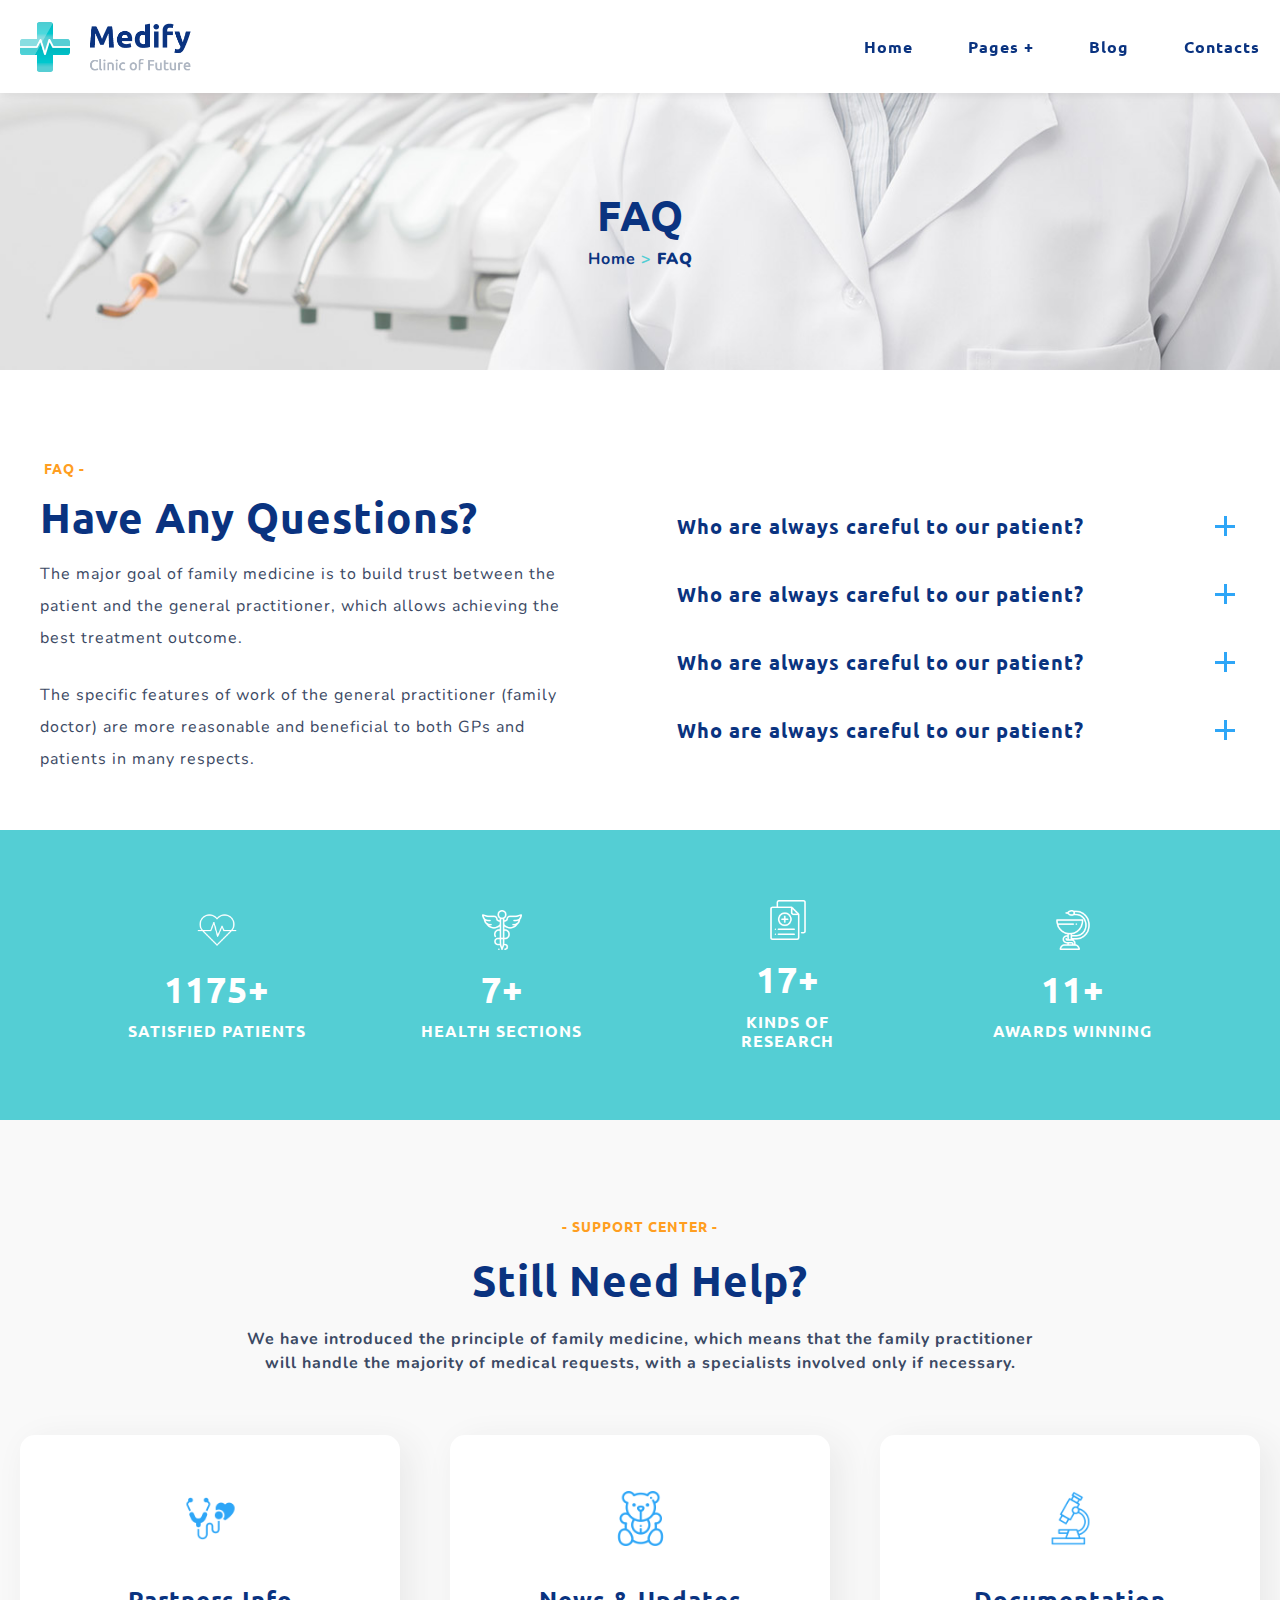
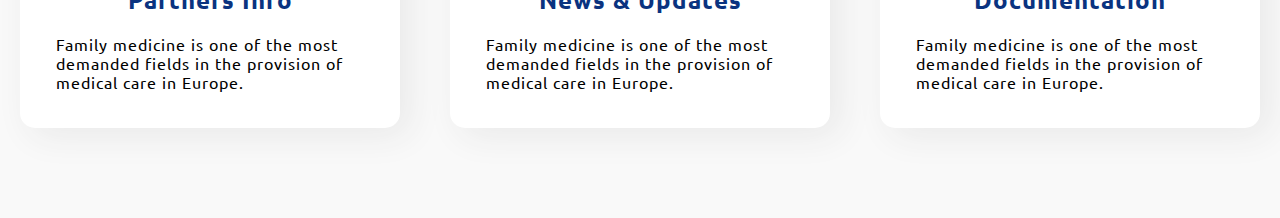
<file: faq.html>
<!DOCTYPE html>
<html lang="ja">
  <head>
    <meta charset="utf-8" />
    <meta name="viewport" content="width=device-width,initial-scale=1" />
    <title>Medify</title>
    <meta name="description" content="ページの説明" />
    <meta name="format-detection" content="telephone=no" />

    <!-- favicon/webclipicon -->
    <!-- <link rel="icon" href="favicon.ico" />
    <link rel="icon" href="favicon.svg" type="image/svg+xml" />
    <link rel="apple-touch-icon" href="webclip.png" /> -->

    <!-- ogp -->
    <meta property="og:site_name" content="サイト名" />
    <meta property="og:url" content="URL" />
    <meta property="og:type" content="website or article" />
    <meta property="og:title" content="ページのタイトル" />
    <meta property="og:description" content="ページの説明" />
    <meta property="og:image" content="URL" />
    <meta property="og:locale" content="ja_JP" />
    <!-- <meta property="fb:app_id" content="AppID"> -->
    <meta name="twitter:card" content="summary_large_image or summary" />
    <!-- <meta name="twitter:site" content="@moshamusha2010" /> -->
    <meta name="twitter:description" content="ページの説明" />
    <meta name="twitter:image:src" content="URL" />

    <!-- fonts -->
    <link rel="preconnect" href="https://fonts.googleapis.com" />
    <link rel="preconnect" href="https://fonts.gstatic.com" crossorigin />
    <link
      href="https://fonts.googleapis.com/css2?family=Nunito:ital@0;1&family=Ubuntu:ital,wght@0,300;0,400;0,500;0,700;1,300;1,400;1,500;1,700&display=swap"
      rel="stylesheet"
    />

    <!-- css -->
    <link rel="stylesheet" href="./assets/slick/slick.css" />
    <link rel="stylesheet" href="./assets/slick/slick-theme.css" />
    <link rel="stylesheet" href="./assets/css/import.css" />
  </head>

  <body>
    <header>
      <section id="headerPart"></section>
    </header>

    <main>
      <div class="faq-top-background">
        <div class="faq-text-area">
          <h2>FAQ</h2>
          <p>
            <a href="index.html">Home</a>
            <span class="greaterthansign-for-faq">> </span>
            <strong>FAQ</strong>
          </p>
        </div>
      </div>

      <div class="questions-container">
        <h4>FAQ -</h4>
        <div class="question-contents-container">
          <div class="questions-left-container">
            <h3>Have Any Questions?</h3>
            <p>
              The major goal of family medicine is to build trust between the
              patient and the general practitioner, which allows achieving the
              best treatment outcome.
            </p>
            <p>
              The specific features of work of the general practitioner (family
              doctor) are more reasonable and beneficial to both GPs and
              patients in many respects.
            </p>
          </div>
          <div class="questions-right-container">
            <div class="one-qna">
              <div class="question-line">
                <a class="question">Who are always careful to our patient?</a>
                <a class="question-plus"></a>
              </div>
              <p class="answer">
                The specific features of work of the general practitioner
                (family doctor) are more reasonable and beneficial to both GPs
                and patients in many respects.
              </p>
            </div>

            <div class="one-qna">
              <div class="question-line">
                <a class="question">Who are always careful to our patient?</a>
                <a class="question-plus"></a>
              </div>
              <p class="answer">
                The specific features of work of the general practitioner
                (family doctor) are more reasonable and beneficial to both GPs
                and patients in many respects.
              </p>
            </div>

            <div class="one-qna">
              <div class="question-line">
                <a class="question">Who are always careful to our patient?</a>
                <a class="question-plus"></a>
              </div>
              <p class="answer">
                The specific features of work of the general practitioner
                (family doctor) are more reasonable and beneficial to both GPs
                and patients in many respects.
              </p>
            </div>

            <div class="one-qna">
              <div class="question-line">
                <a class="question">Who are always careful to our patient?</a>
                <a class="question-plus"></a>
              </div>
              <p class="answer">
                The specific features of work of the general practitioner
                (family doctor) are more reasonable and beneficial to both GPs
                and patients in many respects.
              </p>
            </div>
          </div>
        </div>
      </div>

      <div class="stats-part-background faq-stats-background">
        <div class="stats-cards-container">
          <div class="stats-card">
            <img src="./assets/images/common/heartbeat (1).png" />
            <div class="middle-part">
              <p class="patients-counter">0</p>
              <p class="plus-sign">+</p>
            </div>
            <p class="stats-card-label">SATISFIED PATIENTS</p>
          </div>

          <div class="stats-card">
            <img src="./assets/images/common/pharmacy.png" />
            <div class="middle-part">
              <p class="sections-counter">0</p>
              <p class="plus-sign">+</p>
            </div>
            <p class="stats-card-label">HEALTH SECTIONS</p>
          </div>

          <div class="stats-card">
            <img src="./assets/images/common/prescription (1).png" />
            <div class="middle-part">
              <p class="researches-counter">0</p>
              <p class="plus-sign">+</p>
            </div>
            <p class="stats-card-label">KINDS OF RESEARCH</p>
          </div>

          <div class="stats-card">
            <img src="./assets/images/common/pharmacy (1).png" />
            <div class="middle-part">
              <p class="awards-counter">0</p>
              <p class="plus-sign">+</p>
            </div>
            <p class="stats-card-label">AWARDS WINNING</p>
          </div>
        </div>
      </div>

      <div class="support-container-wrapper">
        <div class="support-container">
          <p class="support-center">- SUPPORT CENTER -</p>
          <h3>Still Need Help?</h3>
          <p class="support-paragraph">
            We have introduced the principle of family medicine, which means
            that the family practitioner will handle the majority of medical
            requests, with a specialists involved only if necessary.
          </p>
          <div class="support-cards-container">
            <div class="support-card">
              <img src="./assets/images/aboutus/stethoscope (1).png" />
              <h2 class="support-card-title">Partners Info</h2>
              <p class="support-card-paragraph">
                Family medicine is one of the most demanded fields in the
                provision of medical care in Europe.
              </p>
            </div>
            <div class="support-card">
              <img src="./assets/images/aboutus/teddy-bear (1).png" />
              <h2 class="support-card-title">News & Updates</h2>
              <p class="support-card-paragraph">
                Family medicine is one of the most demanded fields in the
                provision of medical care in Europe.
              </p>
            </div>
            <div class="support-card">
              <img src="./assets/images/aboutus/microscope (3).png" />
              <h2 class="support-card-title">Documentation</h2>
              <p class="support-card-paragraph">
                Family medicine is one of the most demanded fields in the
                provision of medical care in Europe.
              </p>
            </div>
          </div>
        </div>
      </div>
    </main>

    <footer>
      <section id="footerPart"></section>
    </footer>

    <!-- js -->
    <script src="./assets/js/jquery-3.7.1.min.js"></script>
    <script src="./assets/js/jquery.matchHeight.js"></script>
    <script src="./assets/slick/slick.min.js"></script>
    <script src="./assets/js/template-part.js"></script>
    <script src="./assets/js/common.js"></script>
  </body>
</html>
</file>
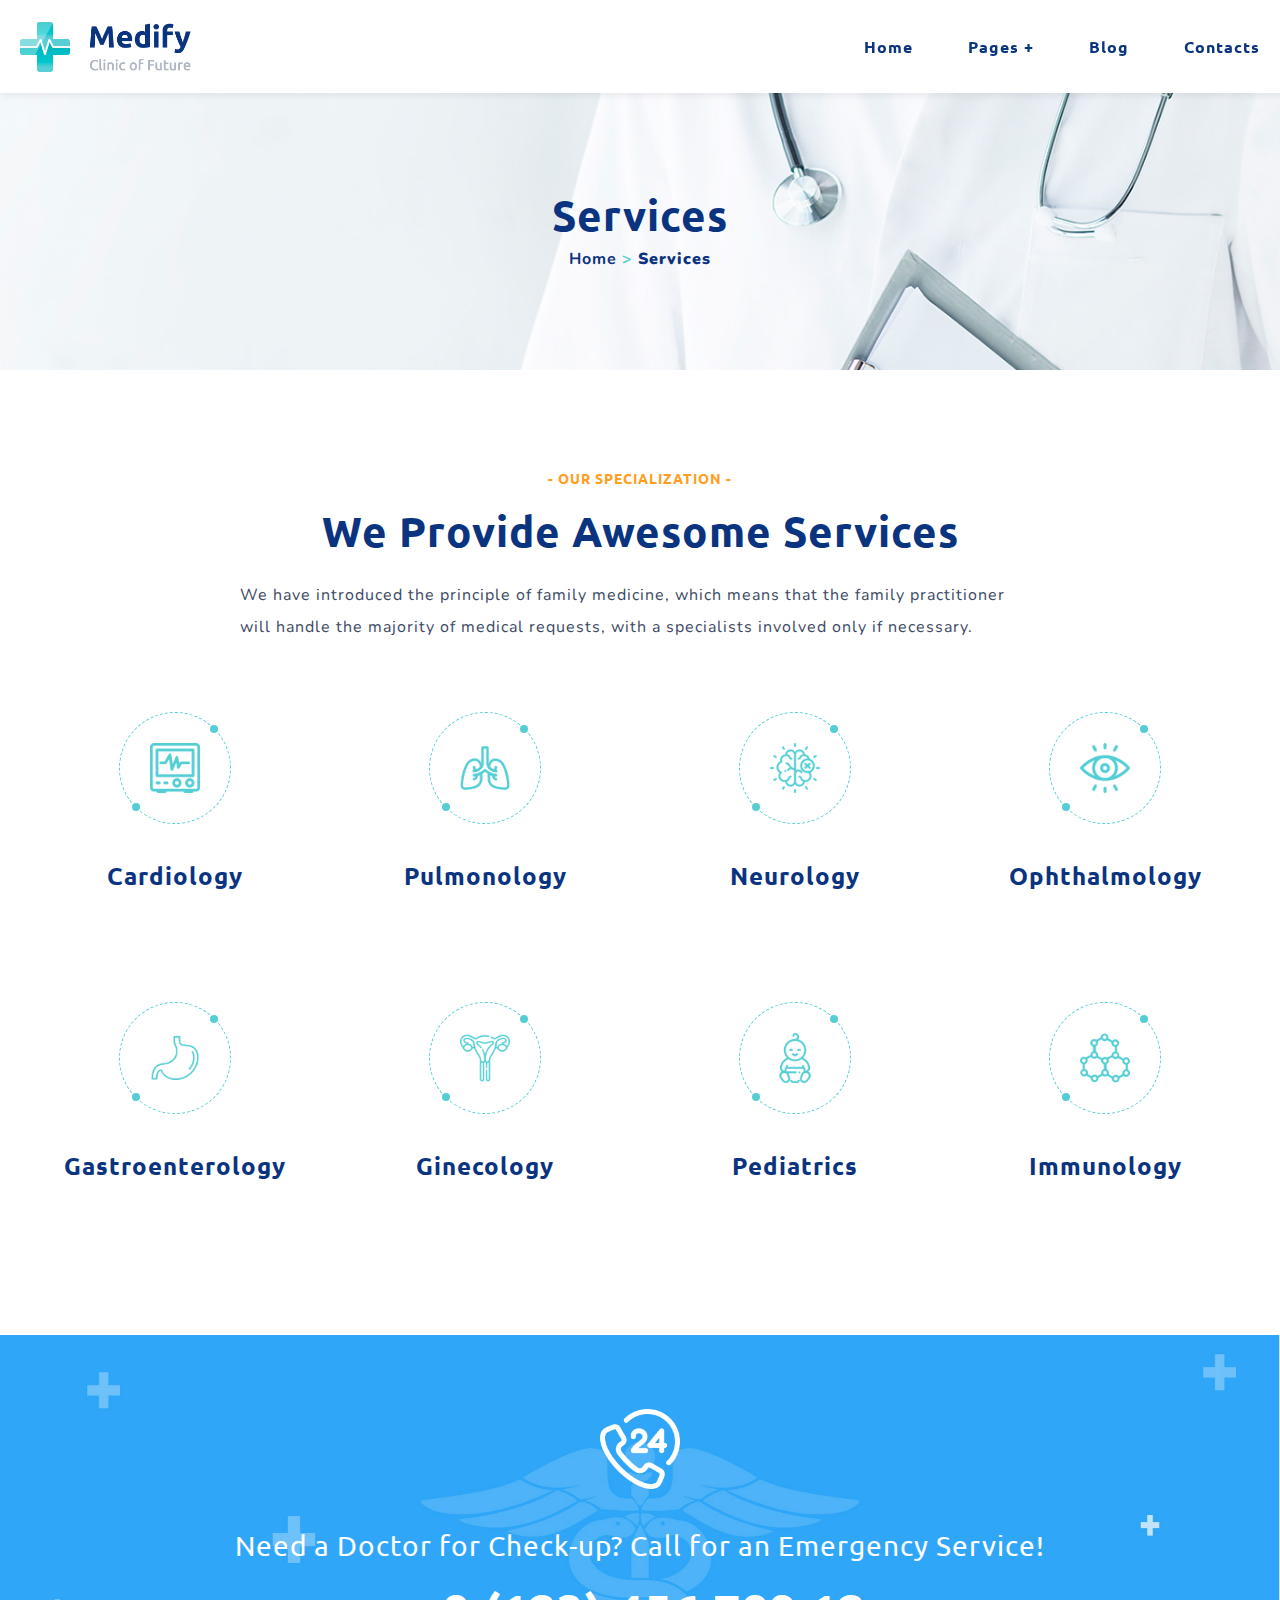
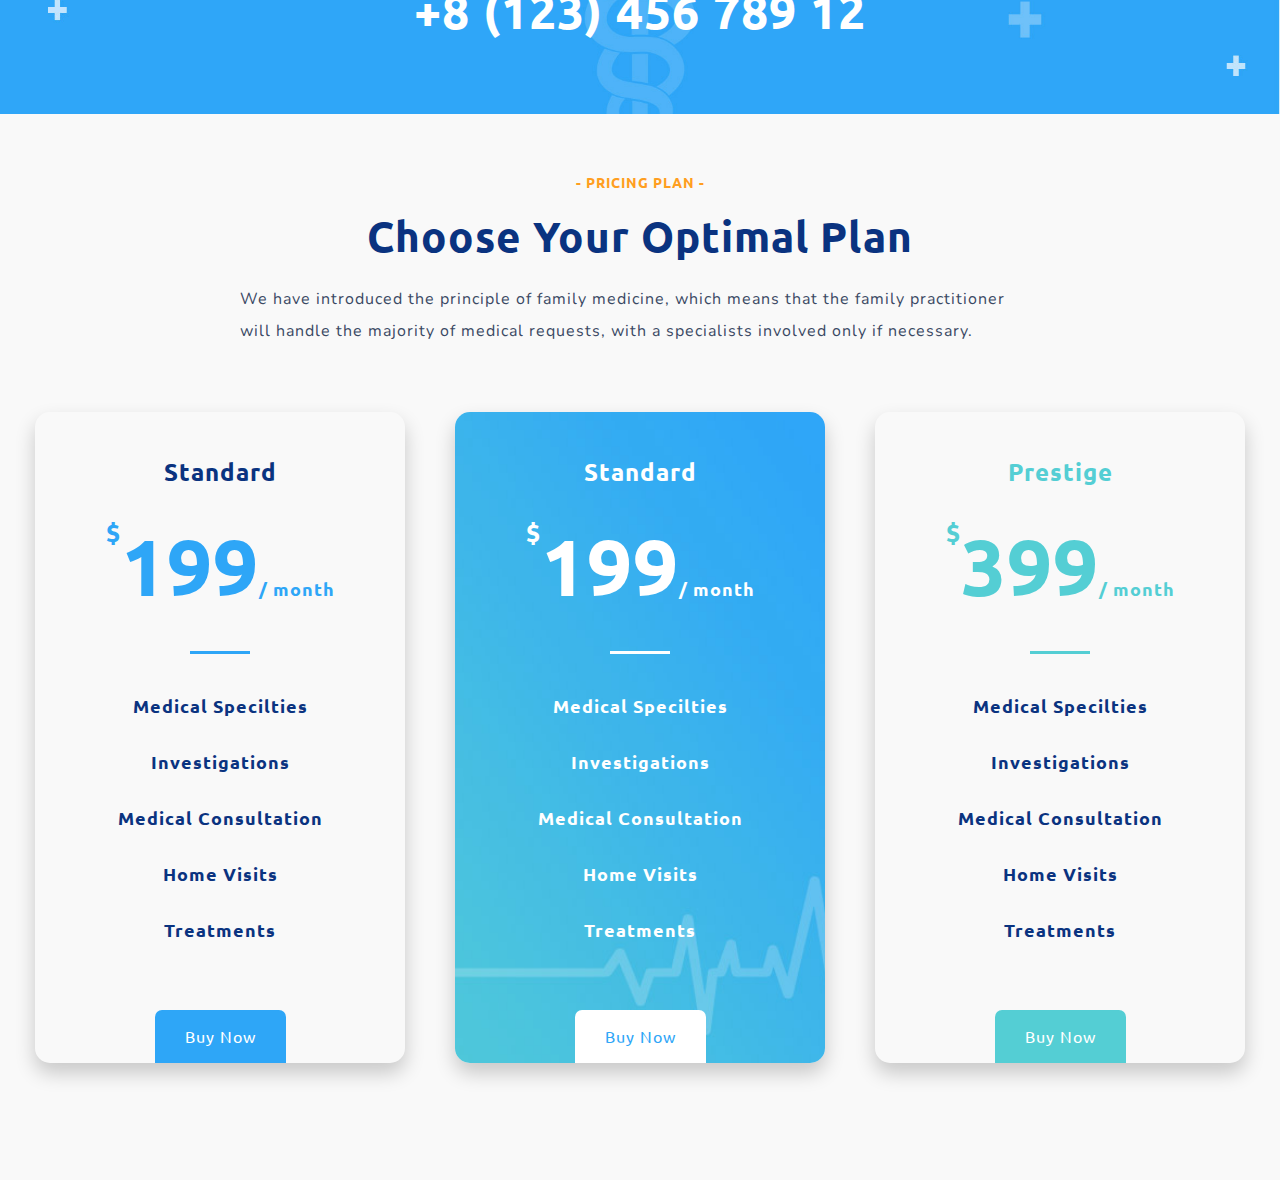
<file: services.html>
<!DOCTYPE html>
<html lang="ja">
  <head>
    <meta charset="utf-8" />
    <meta name="viewport" content="width=device-width,initial-scale=1" />
    <title>Medify</title>
    <meta name="description" content="ページの説明" />
    <meta name="format-detection" content="telephone=no" />

    <!-- favicon/webclipicon -->
    <!-- <link rel="icon" href="favicon.ico" />
    <link rel="icon" href="favicon.svg" type="image/svg+xml" />
    <link rel="apple-touch-icon" href="webclip.png" /> -->

    <!-- ogp -->
    <meta property="og:site_name" content="サイト名" />
    <meta property="og:url" content="URL" />
    <meta property="og:type" content="website or article" />
    <meta property="og:title" content="ページのタイトル" />
    <meta property="og:description" content="ページの説明" />
    <meta property="og:image" content="URL" />
    <meta property="og:locale" content="ja_JP" />
    <!-- <meta property="fb:app_id" content="AppID"> -->
    <meta name="twitter:card" content="summary_large_image or summary" />
    <!-- <meta name="twitter:site" content="@moshamusha2010" /> -->
    <meta name="twitter:description" content="ページの説明" />
    <meta name="twitter:image:src" content="URL" />

    <!-- fonts -->
    <link rel="preconnect" href="https://fonts.googleapis.com" />
    <link rel="preconnect" href="https://fonts.gstatic.com" crossorigin />
    <link
      href="https://fonts.googleapis.com/css2?family=Nunito:ital@0;1&family=Ubuntu:ital,wght@0,300;0,400;0,500;0,700;1,300;1,400;1,500;1,700&display=swap"
      rel="stylesheet"
    />

    <!-- css -->
    <link rel="stylesheet" href="./assets/slick/slick.css" />
    <link rel="stylesheet" href="./assets/slick/slick-theme.css" />
    <link rel="stylesheet" href="./assets/css/import.css" />
  </head>

  <body>
    <header>
      <section id="headerPart"></section>
    </header>

    <main>
      <div class="services-top-background">
        <div class="services-text-area">
          <h2>Services</h2>
          <p>
            <a>Home</a>
            <span class="greaterthansign-for-services">> </span>
            <strong>Services</strong>
          </p>
        </div>
      </div>

      <div class="specialization-container">
        <p class="specialization">- OUR SPECIALIZATION -</p>
        <h3>We Provide Awesome Services</h3>
        <p class="specialization-paragraph">
          We have introduced the principle of family medicine, which means that
          the family practitioner will handle the majority of medical requests,
          with a specialists involved only if necessary.
        </p>
        <div class="service-info-cards-container">
          <div class="service-info-card">
            <div class="service-info-icon-group">
              <img src="./assets/images/service/cardiogram.png" />
            </div>
            <p>Cardiology</p>
          </div>

          <div class="service-info-card">
            <div class="service-info-icon-group">
              <img src="./assets/images/service/lungs1.png" />
            </div>
            <p>Pulmonology</p>
          </div>

          <div class="service-info-card">
            <div class="service-info-icon-group">
              <img src="./assets/images/service/brain1.png" />
            </div>
            <p>Neurology</p>
          </div>

          <div class="service-info-card">
            <div class="service-info-icon-group">
              <img src="./assets/images/service/witness.png" />
            </div>
            <p>Ophthalmology</p>
          </div>

          <div class="service-info-card">
            <div class="service-info-icon-group">
              <img src="./assets/images/service/stomach.png" />
            </div>
            <p>Gastroenterology</p>
          </div>

          <div class="service-info-card">
            <div class="service-info-icon-group">
              <img src="./assets/images/service/womb.png" />
            </div>
            <p>Ginecology</p>
          </div>

          <div class="service-info-card">
            <div class="service-info-icon-group">
              <img src="./assets/images/service/baby-boy.png" />
            </div>
            <p>Pediatrics</p>
          </div>

          <div class="service-info-card">
            <div class="service-info-icon-group">
              <img src="./assets/images/service/molecule.png" />
            </div>
            <p>Immunology</p>
          </div>
        </div>
      </div>

      <div class="call-center-background">
        <div class="call-center-container">
          <img
            class="call-center-logo"
            src="./assets/images/common/24-hours1.png"
          />
          <p>Need a Doctor for Check-up? Call for an Emergency Service!</p>
          <h3>+8 (123) 456 789 12</h3>
        </div>
      </div>

      <div class="plan-container-wrapper">
        <div class="plan-container">
        <p class="pricing-plan">- PRICING PLAN -</p>
        <h3>Choose Your Optimal Plan</h3>
        <p class="plan-paragraph">
          We have introduced the principle of family medicine, which means that
          the family practitioner will handle the majority of medical requests,
          with a specialists involved only if necessary.
        </p>
        <div class="plan-cards-container">
          <div class="standard-plan-card">
            <h4>Standard</h4>
            <p class="standard-price-tag"><sup>$</sup>199<span>/ month</span></p>
            <div class="standard-plan-line"></div>
            <div class="standard-plan-text">
              <p>Medical Specilties</p>
              <p>Investigations</p>
              <p>Medical Consultation</p>
              <p>Home Visits</p>
              <p>Treatments</p>
            </div>
            <a class="standard-buy-plan">Buy Now</a>
          </div>

          <div class="professional-plan-card">
            <h4>Standard</h4>
            <p class="professional-price-tag"><sup>$</sup>199<span>/ month</span></p>
            <div class="professional-plan-line"></div>
            <div class="professional-plan-text">
              <p>Medical Specilties</p>
              <p>Investigations</p>
              <p>Medical Consultation</p>
              <p>Home Visits</p>
              <p>Treatments</p>
            </div>
            <a class="professional-buy-plan">Buy Now</a>
          </div>

          <div class="prestige-plan-card">
            <h4>Prestige</h4>
            <p class="prestige-price-tag"><sup>$</sup>399<span>/ month</span></p>
            <div class="prestige-plan-line"></div>
            <div class="prestige-plan-text">
              <p>Medical Specilties</p>
              <p>Investigations</p>
              <p>Medical Consultation</p>
              <p>Home Visits</p>
              <p>Treatments</p>
            </div>
            <a class="prestige-buy-plan">Buy Now</a>
          </div>
        </div>
      </div>
    </main>
      </div>

    <footer>
      <section id="footerPart"></section>
    </footer>

    <!-- js -->
    <script src="./assets/js/jquery-3.7.1.min.js"></script>
    <script src="./assets/js/jquery.matchHeight.js"></script>
    <script src="./assets/slick/slick.min.js"></script>
    <script src="./assets/js/template-part.js"></script>
    <script src="./assets/js/common.js"></script>
  </body>
</html>
</file>
<file: assets/css/import.css>
@charset "utf-8";
@import url("reset.css");
@import url("common.css");
@import url("font.css");
@import url("margin-padding.css");
@import url("style.css");
</file>
